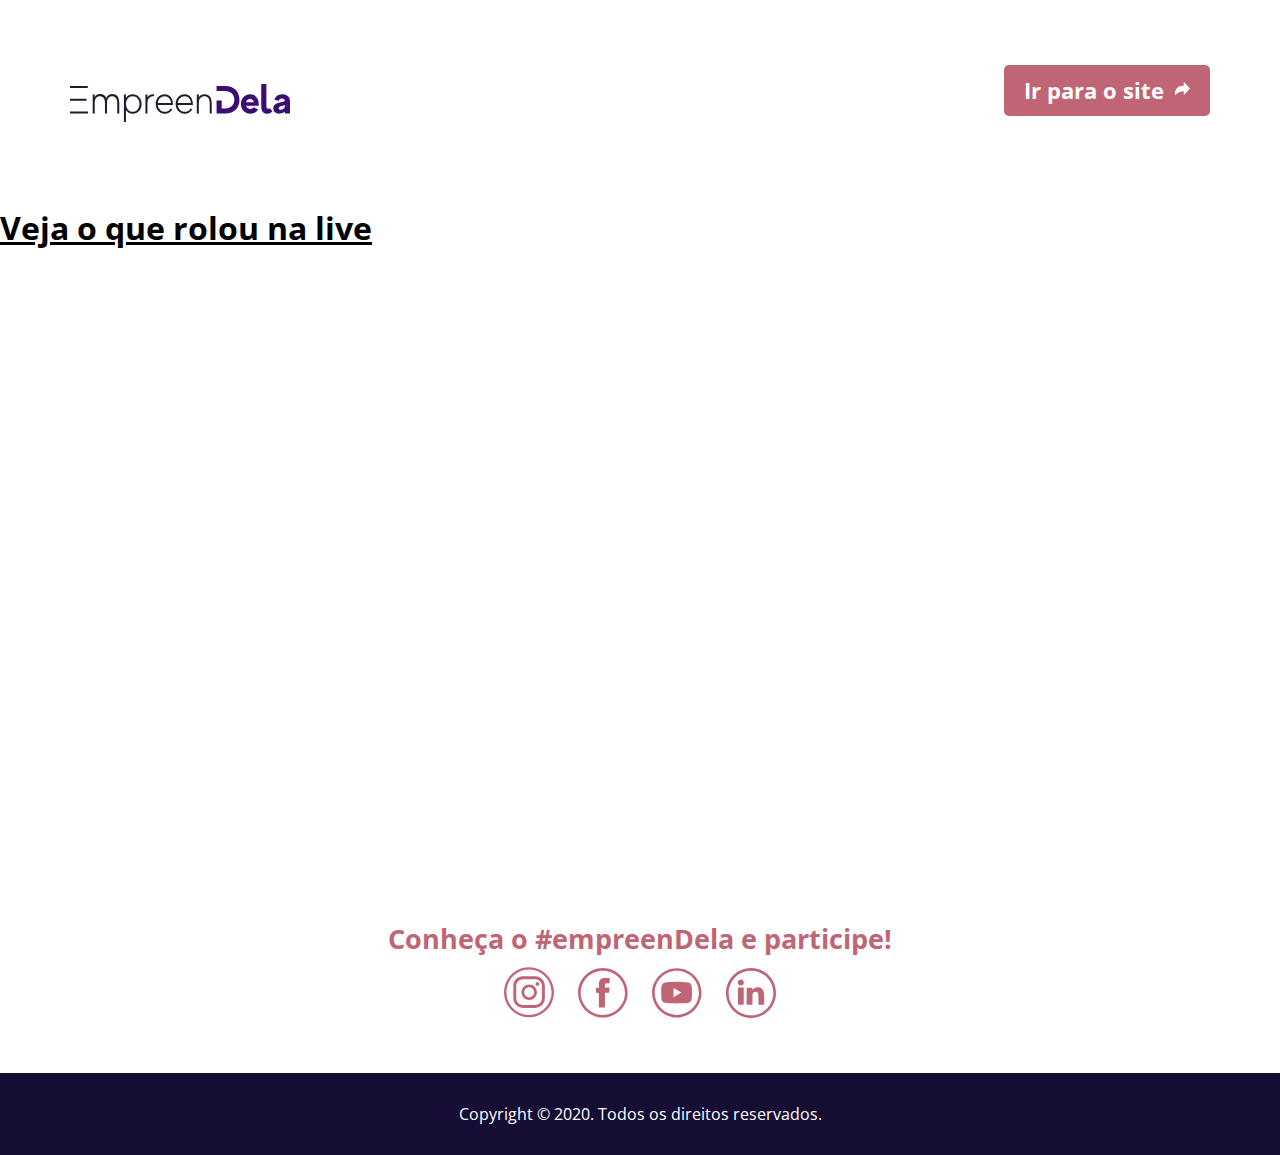
<file: Index.html>
<!DOCTYPE html>
<html>

<head>

  <meta charset="UTF-8">
    <meta name="viewport" content="width=device-width, initial-scale=1.0">
  <link rel="stylesheet" href="style-new.css">
  <link rel="stylesheet" href="style-live.css">
  <title>Empreendela - Ao vivo</title>
  <link rel="preconnect" href="https://fonts.gstatic.com">
  <link href="https://fonts.googleapis.com/css2?family=Open+Sans&display=swap" rel="stylesheet">
<link href="https://fonts.googleapis.com/css2?family=Roboto&display=swap" rel="stylesheet">

<!-- Global site tag (gtag.js) - Google Analytics -->
<script async src="https://www.googletagmanager.com/gtag/js?id=G-NNLM7M1T5V"></script>
<script>
  window.dataLayer = window.dataLayer || [];
  function gtag(){dataLayer.push(arguments);}
  gtag('js', new Date());

  gtag('config', 'G-NNLM7M1T5V');
</script>

<!-- Hotjar Tracking Code for https://www.empreendela.com.br/home.html -->
<script>
  (function(h,o,t,j,a,r){
      h.hj=h.hj||function(){(h.hj.q=h.hj.q||[]).push(arguments)};
      h._hjSettings={hjid:2124597,hjsv:6};
      a=o.getElementsByTagName('head')[0];
      r=o.createElement('script');r.async=1;
      r.src=t+h._hjSettings.hjid+j+h._hjSettings.hjsv;
      a.appendChild(r);
  })(window,document,'https://static.hotjar.com/c/hotjar-','.js?sv=');
</script>


</head>

<body>
  <div id="open-menu" class="hidden">
    <img src="images/close.svg" id="close" alt="" srcset="" onclick="toggleMenu()">
    <img src="images/empreendela-logo-white.svg" id="logo" alt="" srcset="">
    
    <div><a href="/">Home</a></div>
     <div><a href="#palestras" onclick="toggleMenu()">Temas</a></div>
     <div><a href="#inspire" onclick="toggleMenu()">Convidadas</a></div>
     <!-- <div><a href="#inscreva" onclick="toggleMenu()">Inscreva-se</a></div> -->
     <div><a href="#magazine" onclick="toggleMenu()">Blog</a></div>
  </div>
  <div id="header">
    <a href="/"><img src="images/empreendela-logo.svg" alt="" srcset="" id="logo"></a>
    <div id="live-title">
      

      <a href="/home.html"> <button id="go-to">Ir para o site <svg viewBox="0 -22 512 511" xmlns="http://www.w3.org/2000/svg"><path d="m512 233.820312-212.777344-233.320312v139.203125h-45.238281c-140.273437 0-253.984375 113.710937-253.984375 253.984375v73.769531l20.09375-22.019531c68.316406-74.851562 164.980469-117.5 266.324219-117.5h12.804687v139.203125zm0 0"/></svg></button></a>

    </div>
    <div id="menu-mobile">
    
      <img src="images/menu.svg" alt="" srcset="" id="hamburger" onclick="toggleMenu()">
    </div>
  </div>
  <div id="rolou"> <h1> <u> Veja o que rolou na live</u></h1> </div>
  <div id="live" class="video-container">
    
    <iframe width="100%" src="https://www.youtube.com/embed/9ptn3QBQ_LI?start=2525" frameborder="0" allow="accelerometer; autoplay; clipboard-write; encrypted-media; gyroscope; picture-in-picture" allowfullscreen></iframe>
  </div>

      <div id="redes">
        <div id="conheca">
         
        <h2>Conheça o #empreenDela e participe!</h2>
        <a href="https://www.instagram.com/coletivopower/"><img src="images/instagram.svg" alt="" srcset=""></a>
        <a href="https://web.facebook.com/ColetivoPOWER/"><img src="images/facebook.svg" alt="" srcset=""></a>
        <a href="https://www.youtube.com/channel/UCB5Jc2aFY3qAVgdFQ92tS_A"><img src="images/youtube.svg" alt="" srcset=""></a>
        <a href="https://www.linkedin.com/company/coletivo-power/about/"><img src="images/linkedin.svg" alt="" srcset=""></a>
  
      </div>
      </div>


<footer>
<p>Copyright © 2020. Todos os direitos reservados.</p>
</footer>

<script>


  function hideCounter() {
    document.getElementById('counter').classList.add('hidden')
  }

  function closePopup() {
    document.getElementById('pop-container').classList.add('hidden')
  }

  var countDownDate = new Date("Nov 26, 2020 19:00:00").getTime();
  
  var x = setInterval(function() {
    var now = new Date().getTime();
    var distance = countDownDate - now;
  
    var days = Math.floor(distance / (1000 * 60 * 60 * 24));
    var hours = Math.floor((distance % (1000 * 60 * 60 * 24)) / (1000 * 60 * 60));
    var minutes = Math.floor((distance % (1000 * 60 * 60)) / (1000 * 60));
    var seconds = Math.floor((distance % (1000 * 60)) / 1000);
   
    document.getElementById("contador").innerHTML = hours + "h "
    + minutes + "m " + seconds + "s ";
  
    
  }, 1000);
  </script>
<script src="popup.js"></script>

<script>
  function toggleMenu(){
    document.getElementById('open-menu').classList.toggle('hidden');
    document.getElementsByTagName('body')[0].classList.toggle('scroll')
  }
</script>
</body>

</html>
</file>
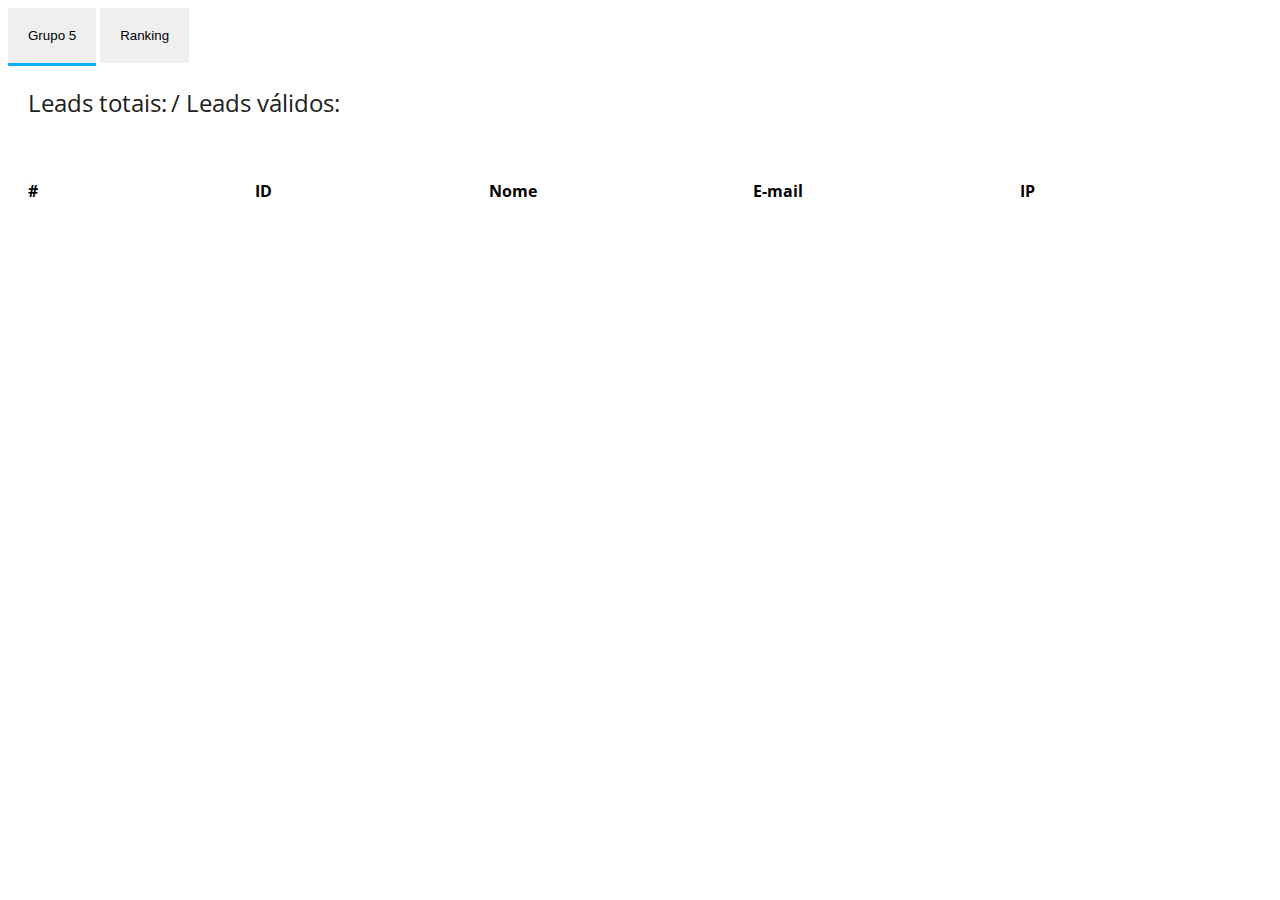
<file: painel/index.html>
<!DOCTYPE html>
<html lang="en">
<head>
    <meta charset="UTF-8">
    <meta name="viewport" content="width=device-width, initial-scale=1.0">
    <title>Painel - Renova</title>
    <link rel="stylesheet" href="style-panel.css">
    <link href="https://fonts.googleapis.com/css2?family=Open+Sans:ital,wght@0,400;0,800;1,300&display=swap"
    rel="stylesheet">
</head>
<body>
        <div id="menu">
            <button id="btn-tab1" class="btn-tab active" value="tab1" onclick="changeTab(value); changeActive(id);">Grupo 5</button>
            <button id="btn-tab2" class="btn-tab" value="tab2" onclick="changeTab(value); changeActive(id);">Ranking</button>
        </div>

        <div id="tab2" class="tab hidden">
            <div id="ordenacao"> <span>Ordenar por</span>
                <input type="radio" name="ordenar" id="grupos" onclick="printBars()" checked>
                <label for="grupos">Grupo</label>
    
                <input type="radio" name="ordenar" id="ranking" onclick="printBars('rank')">
                <label for="ranking">Ranking (leads válidos)</label></div>
           
        <div id="main">
            </div>
        </div>
   
        <div id="tab1" class="tab">     
            <div id="resumo"> <h2>Leads totais:</h2><h2 id="count" class="counter"></h2>
                <h2> / Leads válidos:</h2><h2 id="countValid" class="counter"></h2>
            <h3 id="percentage"></h3></div>
   
    <div id="board">

        <div><h4>#</h4></div>
        <div><h4>ID</h4></div>
        <div><h4>Nome</h4></div>
        <div><h4>E-mail</h4></div>
        <div><h4>IP</h4></div>
    </div>
    </div>
    
    <script src="index.js"></script>
</body>

</html>
</file>
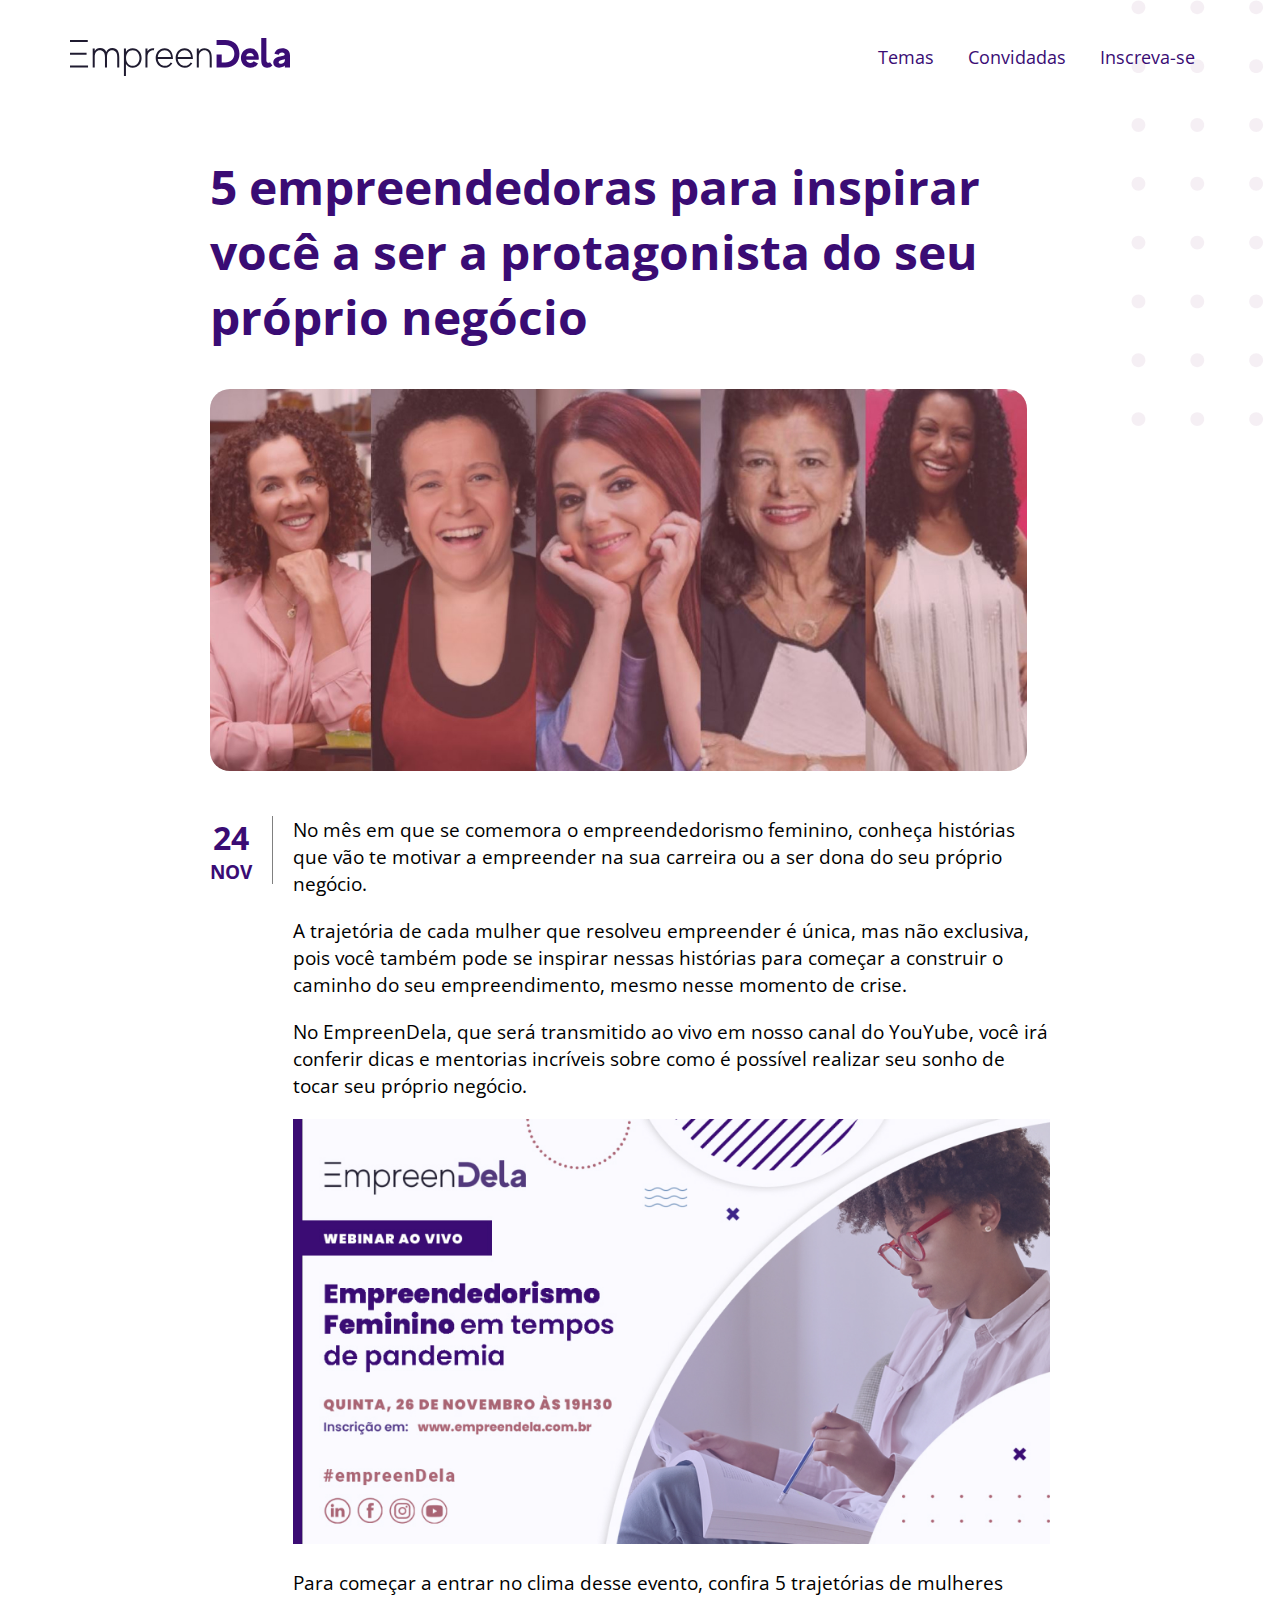
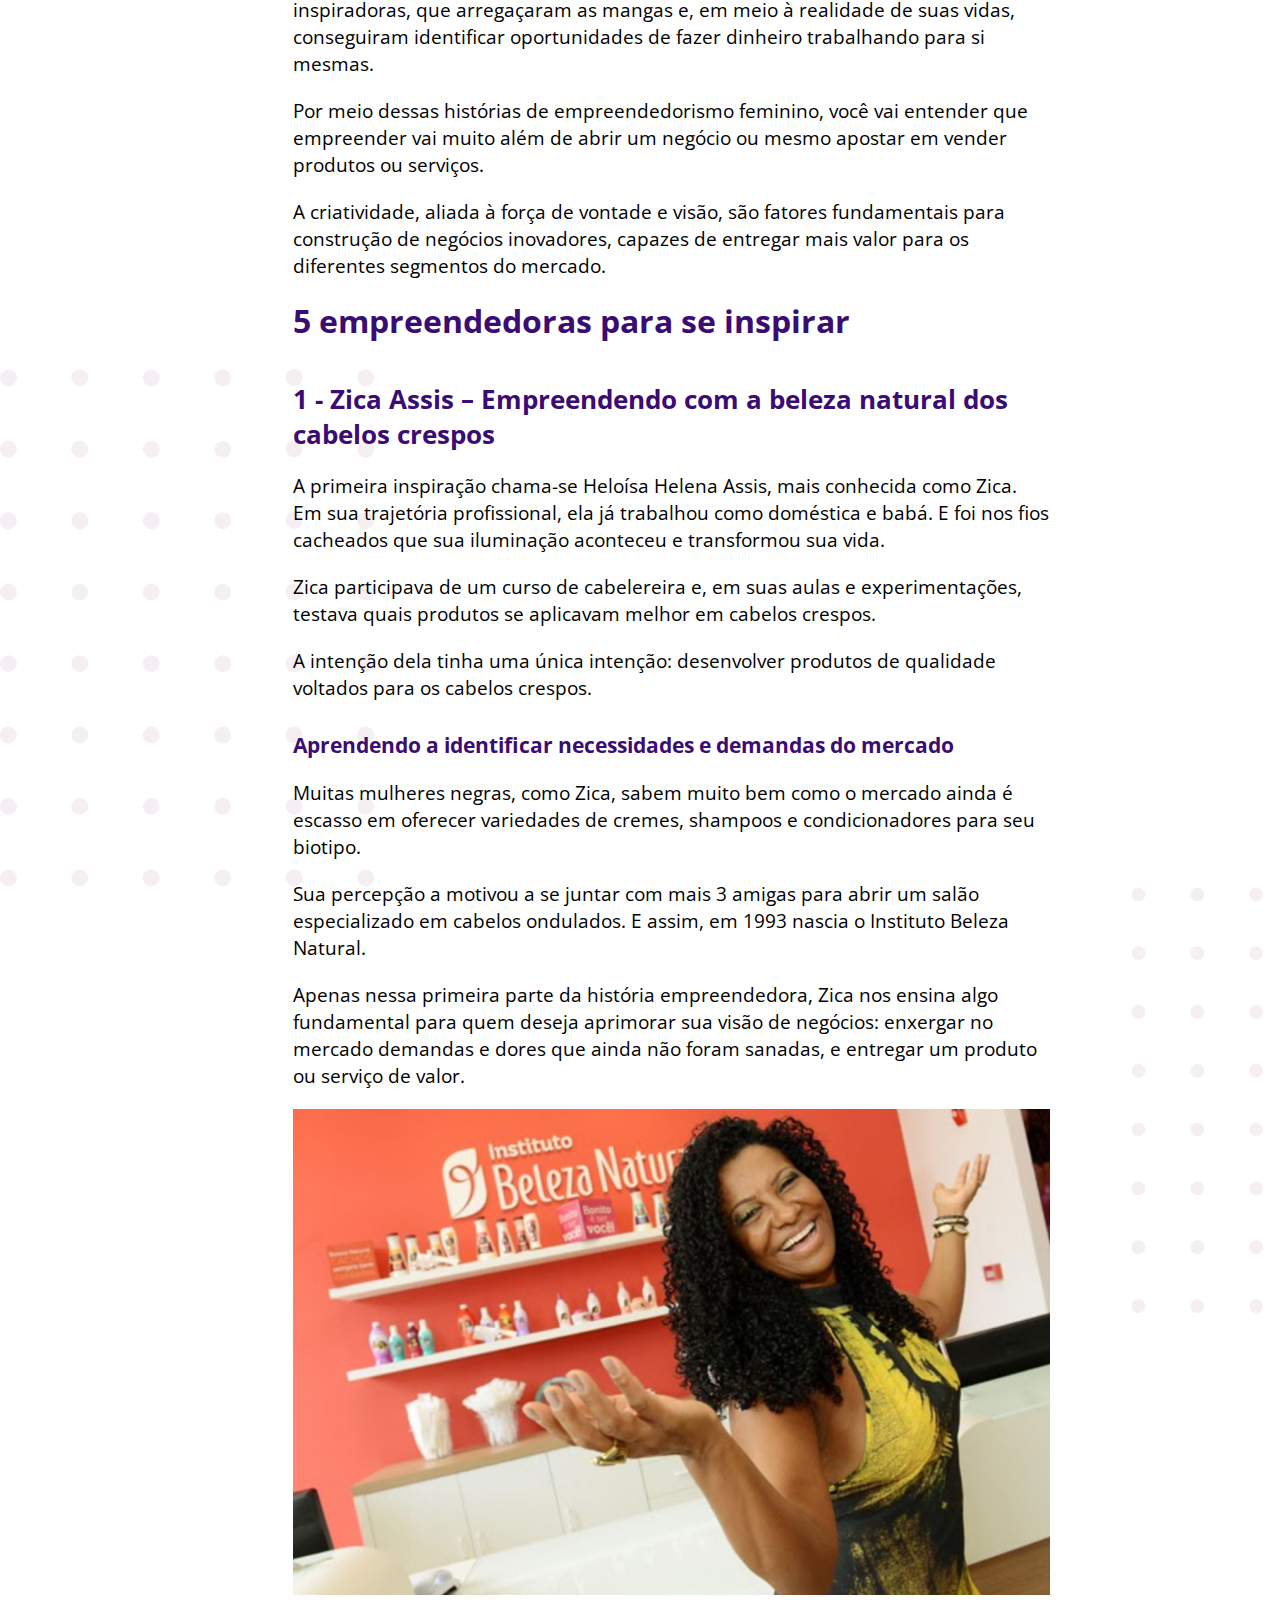
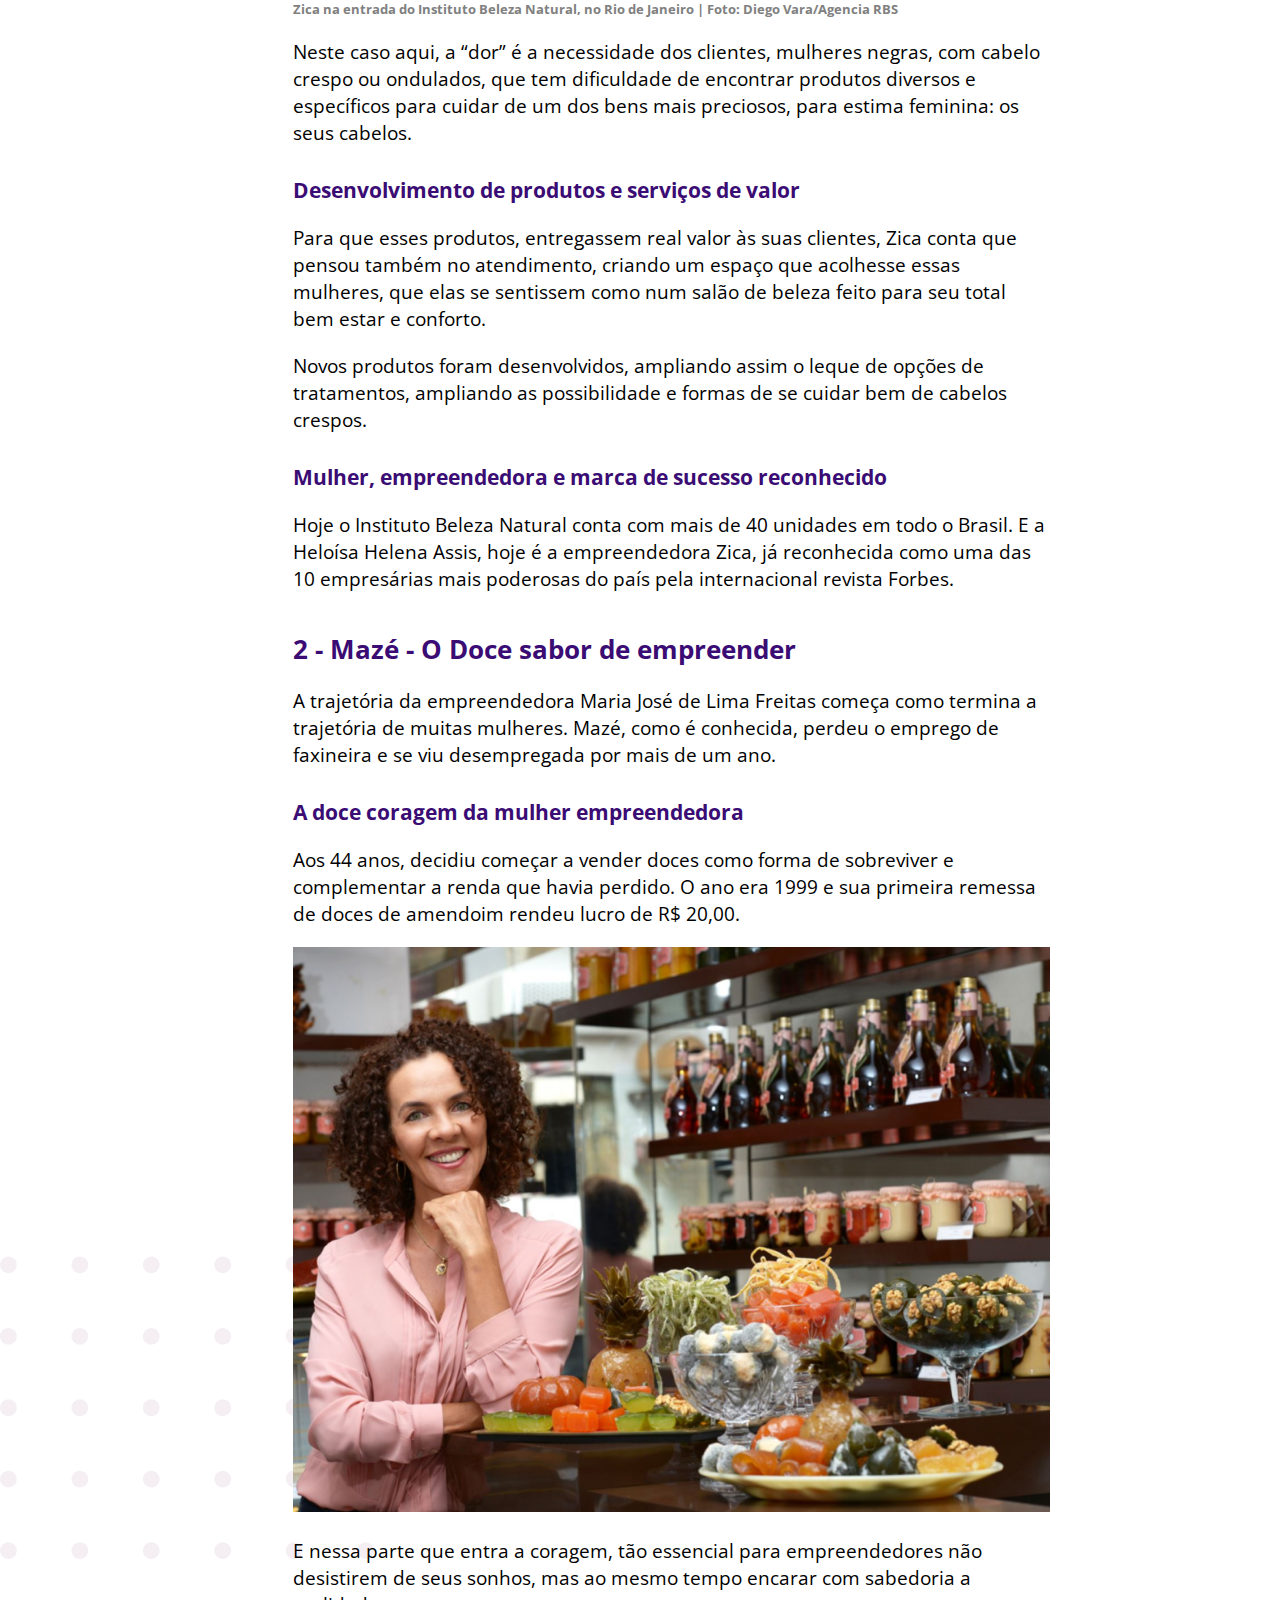
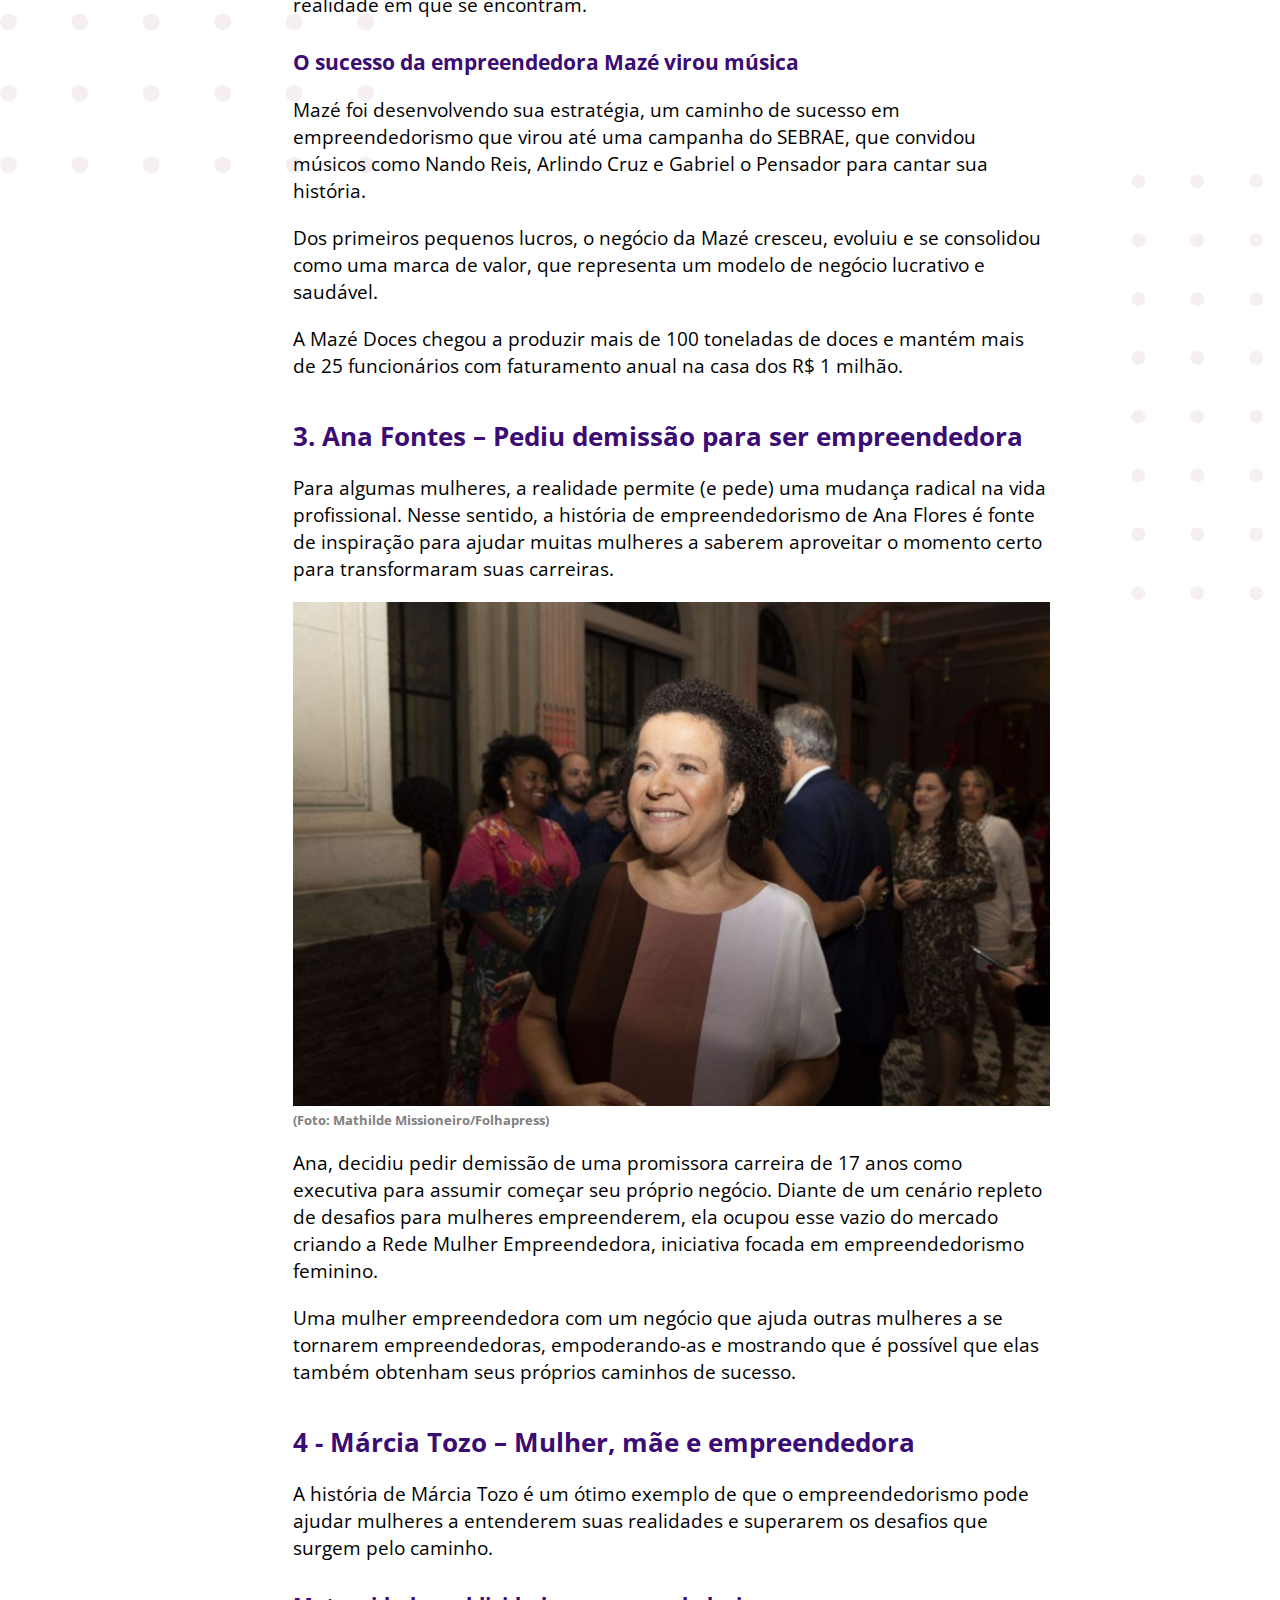
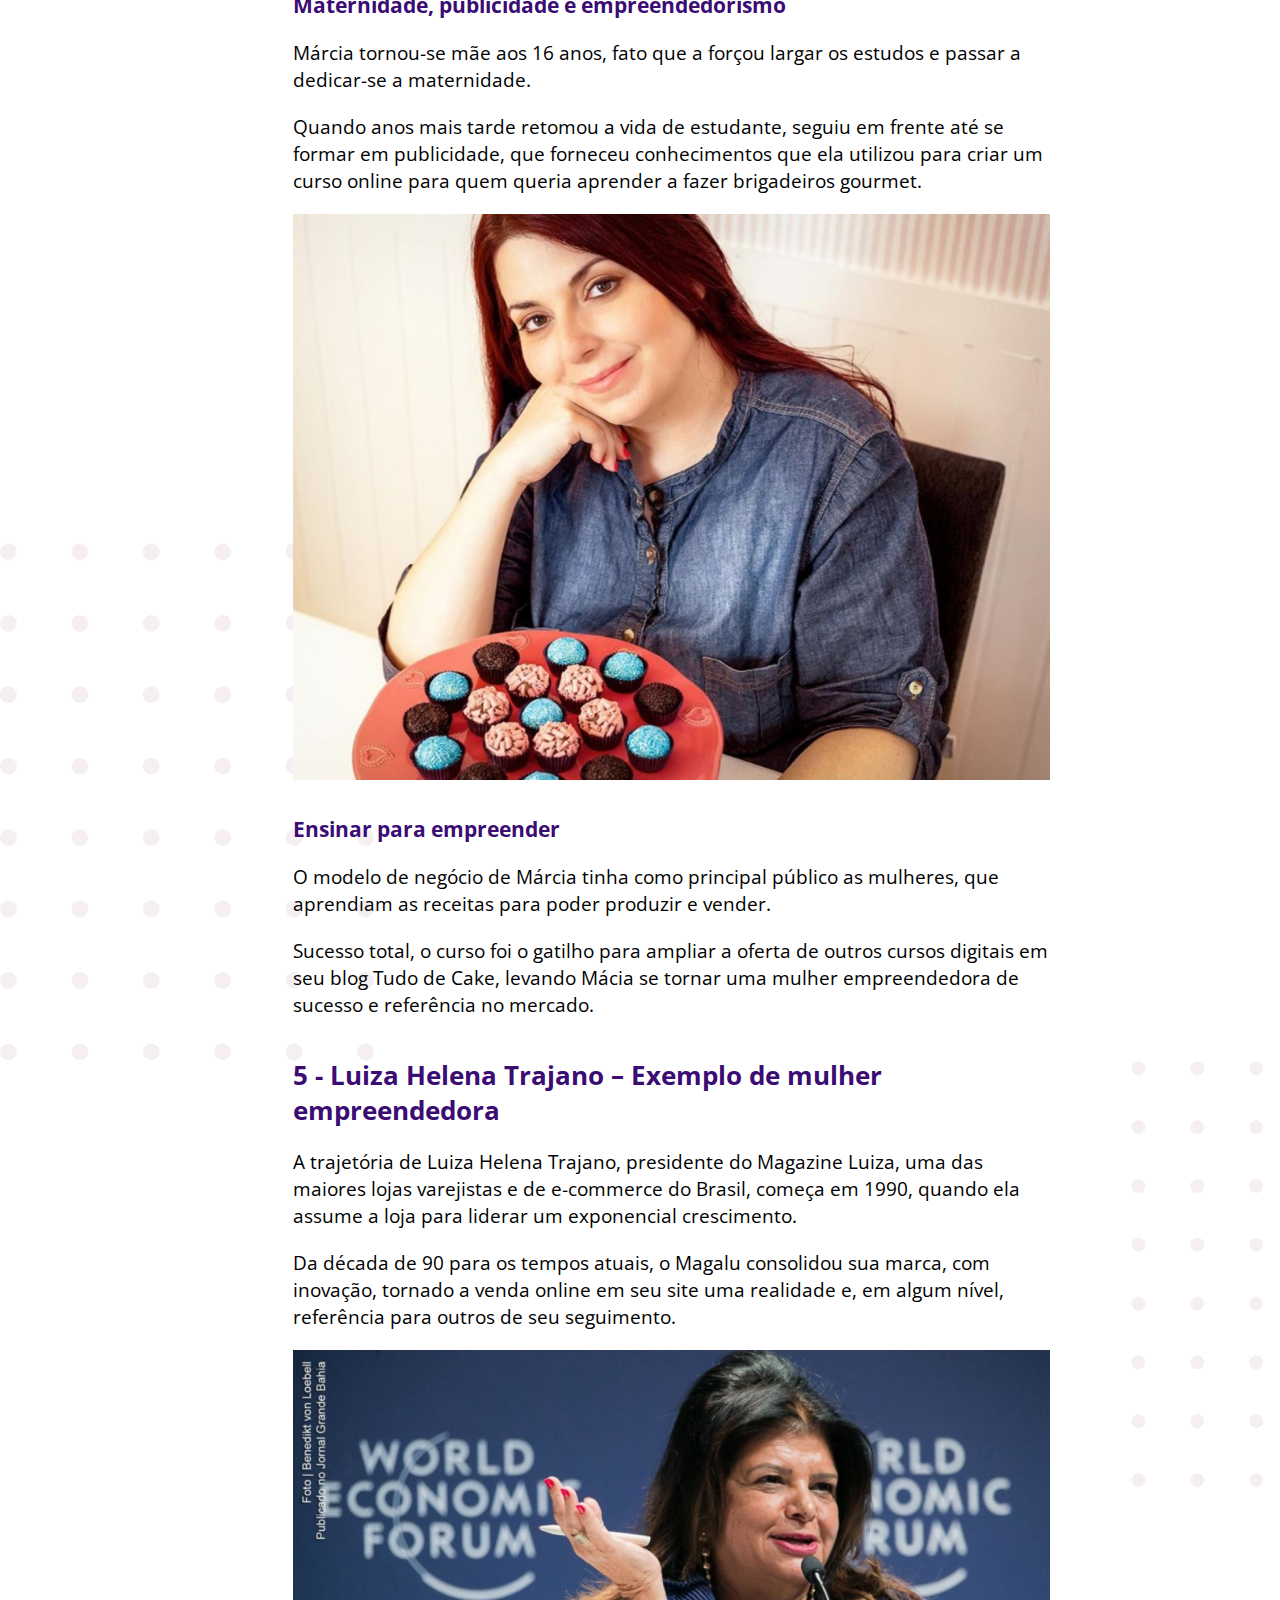
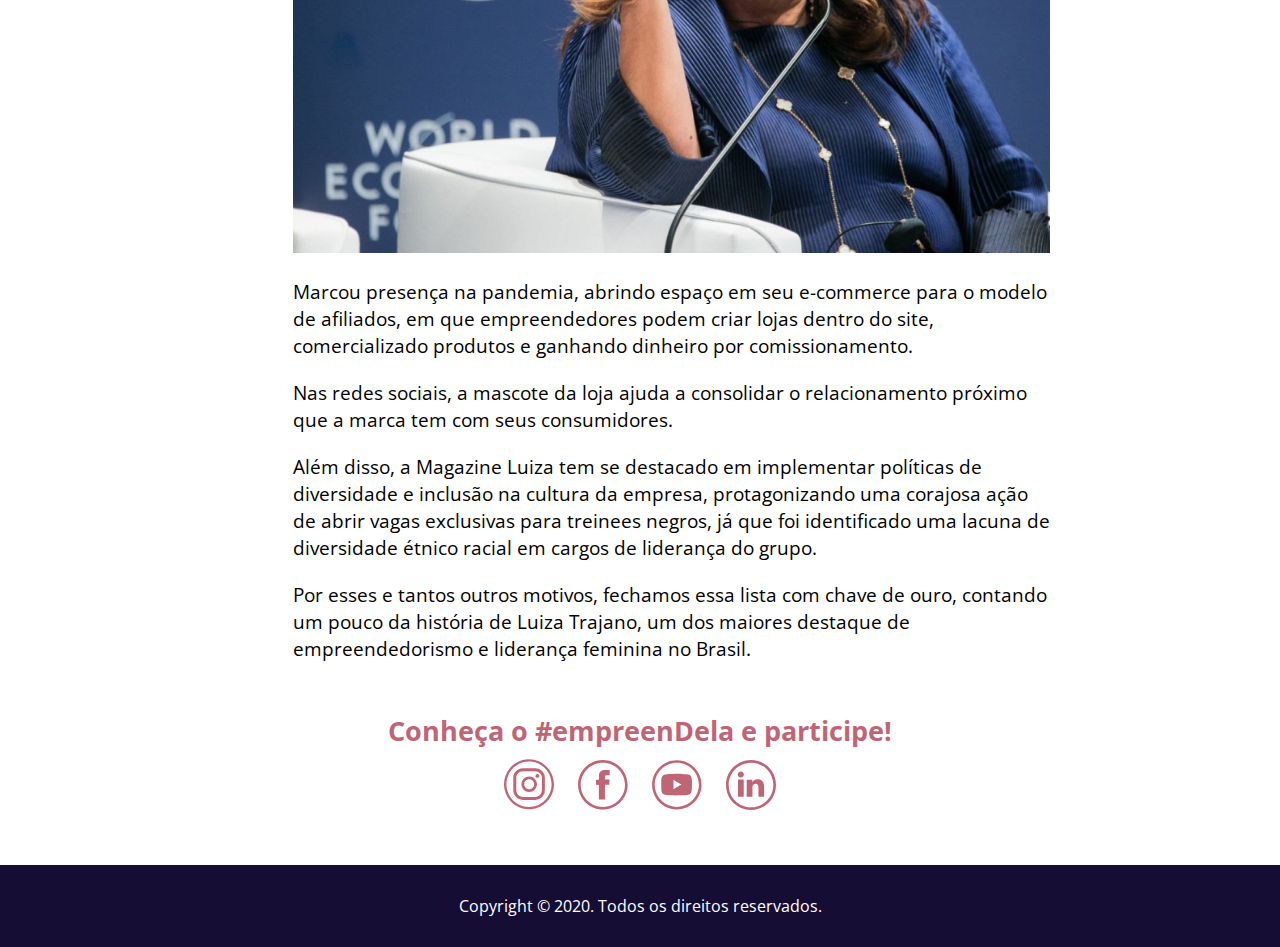
<file: 5-empreendedoras-inspiradoras.html>
<!DOCTYPE html>
<html>

<head>

  <meta charset="UTF-8">
    <meta name="viewport" content="width=device-width, initial-scale=1.0">
  <link rel="stylesheet" href="style-new.css">
  <link rel="stylesheet" href="style-blog.css">
  <title>Empreendela</title>
  <link rel="preconnect" href="https://fonts.gstatic.com">
  <link href="https://fonts.googleapis.com/css2?family=Open+Sans&display=swap" rel="stylesheet">
<link href="https://fonts.googleapis.com/css2?family=Roboto&display=swap" rel="stylesheet">

<!-- Global site tag (gtag.js) - Google Analytics -->
<script async src="https://www.googletagmanager.com/gtag/js?id=G-NNLM7M1T5V"></script>
<script>
  window.dataLayer = window.dataLayer || [];
  function gtag(){dataLayer.push(arguments);}
  gtag('js', new Date());

  gtag('config', 'G-NNLM7M1T5V');
</script>


</head>

<body>
  <div id="open-menu" class="hidden">
    <img src="images/close.svg" id="close" alt="" srcset="" onclick="toggleMenu()">
    <img src="images/empreendela-logo-white.svg" id="logo" alt="" srcset="">
    
    <div><a href="/">Home</a></div>
     <div><a href="#palestras" onclick="toggleMenu()">Temas</a></div>
     <div><a href="#inspire" onclick="toggleMenu()">Convidadas</a></div>
     <div><a href="#inscreva" onclick="toggleMenu()">Inscreva-se</a></div>
  </div>
  <div id="header">
    <a href="/"><img src="images/empreendela-logo.svg" alt="" srcset="" id="logo"></a>
    <div id="menu">
     <a href="/#palestras"> <button>Temas</button></a>
     <a href="/#inspire"><button>Convidadas</button></a>
     <a href="/#inscreva"><button>Inscreva-se</button></a>
    </div>
    <div id="menu-mobile">
    
      <img src="images/menu.svg" alt="" srcset="" id="hamburger" onclick="toggleMenu()">
    </div>
  </div>
<div id="blog">
  <div id="post-title"><h1>5 empreendedoras para inspirar você a ser a protagonista do seu próprio negócio
  </h1></div>
  <div id="post-image">
    <img src="images/blog/capa-post-5mulheres.jpg" alt="" srcset="">
  </div>
  <div >
    <div id="data-post">
    <h1>24</h1>
    <h3>NOV</h3>
  </div>
  </div>
  <div id="post">
    
      <p>No mês em que se comemora o empreendedorismo feminino, conheça histórias que vão te motivar a empreender na sua carreira ou a ser dona do seu próprio negócio.</p>
      <p>A trajetória de cada mulher que resolveu empreender é única, mas não exclusiva, pois você também pode se inspirar nessas histórias para começar a construir o caminho do seu empreendimento, mesmo nesse momento de crise.</p>
      <p>No EmpreenDela, que será transmitido ao vivo em nosso canal do YouYube, você irá conferir dicas e mentorias incríveis sobre como é possível realizar seu sonho de tocar seu próprio negócio. </p>
      
      <img src="images/blog/post-empreendela.jpg" alt="" srcset="">

      <p> Para começar a entrar no clima desse evento, confira 5 trajetórias de mulheres inspiradoras, que arregaçaram as mangas e, em meio à realidade de suas vidas, conseguiram identificar oportunidades de fazer dinheiro trabalhando para si mesmas.
      </p>
      <p>
      Por meio dessas histórias de empreendedorismo feminino, você vai entender que empreender vai muito além de abrir um negócio ou mesmo apostar em vender produtos ou serviços.
    </p><p>
      A criatividade, aliada à força de vontade e visão, são fatores fundamentais para construção de negócios inovadores, capazes de entregar mais valor para os diferentes segmentos do mercado.
    </p>

<h2>5 empreendedoras para se inspirar</h2>
<h3>1 - Zica Assis – Empreendendo com a beleza natural dos cabelos crespos</h3>
<p>
A primeira inspiração chama-se Heloísa Helena Assis, mais conhecida como Zica. Em sua trajetória profissional, ela já trabalhou como doméstica e babá. E foi nos fios cacheados que sua iluminação aconteceu e transformou sua vida.
</p><p>
Zica participava de um curso de cabelereira e, em suas aulas e experimentações, testava quais produtos se aplicavam melhor em cabelos crespos.
</p> <p>
A intenção dela tinha uma única intenção: desenvolver produtos de qualidade voltados para os cabelos crespos.
</p> <h4>
Aprendendo a identificar necessidades e demandas do mercado
</h4> <p>
Muitas mulheres negras, como Zica, sabem muito bem como o mercado ainda é escasso em oferecer variedades de cremes, shampoos e condicionadores para seu biotipo.
</p> <p>
Sua percepção a motivou a se juntar com mais 3 amigas para abrir um salão especializado em cabelos ondulados. E assim, em 1993 nascia o Instituto Beleza Natural.
</p> <p>
Apenas nessa primeira parte da história empreendedora, Zica nos ensina algo fundamental para quem deseja aprimorar sua visão de negócios: enxergar no mercado demandas e dores que ainda não foram sanadas, e entregar um produto ou serviço de valor.
</p>

      <img src="images/blog/zica-assis.jpg" alt="" srcset="">
      <h5>Zica na entrada do Instituto Beleza Natural, no Rio de Janeiro | Foto: Diego Vara/Agencia RBS</h5>

<p>
Neste caso aqui, a “dor” é a necessidade dos clientes, mulheres negras, com cabelo crespo ou ondulados, que tem dificuldade de encontrar produtos diversos e específicos para cuidar de um dos bens mais preciosos, para estima feminina: os seus cabelos.
</p><h4>
Desenvolvimento de produtos e serviços de valor
</h4><p>
Para que esses produtos, entregassem real valor às suas clientes, Zica conta que pensou também no atendimento, criando um espaço que acolhesse essas mulheres, que elas se sentissem como num salão de beleza feito para seu total bem estar e conforto.
</p> <p>
Novos produtos foram desenvolvidos, ampliando assim o leque de opções de tratamentos, ampliando as possibilidade e formas de se cuidar bem de cabelos crespos.
</p> <h4>
Mulher, empreendedora e marca de sucesso reconhecido
</h4> <p>
Hoje o Instituto Beleza Natural conta com mais de 40 unidades em todo o Brasil. E a Heloísa Helena Assis, hoje é a empreendedora Zica, já reconhecida como uma das 10 empresárias mais poderosas do país pela internacional revista Forbes.
</p>


<h3>2 - Mazé - O Doce sabor de empreender</h3>

<p> A trajetória da empreendedora Maria José de Lima Freitas começa como termina a trajetória de muitas mulheres. Mazé, como é conhecida, perdeu o emprego de faxineira e se viu desempregada por mais de um ano.
</p>
<h4>A doce coragem da mulher empreendedora</h4>

<p>Aos 44 anos, decidiu começar a vender doces como forma de sobreviver e complementar a renda que havia perdido. O ano era 1999 e sua primeira remessa de doces de amendoim rendeu lucro de R$ 20,00.
</p> 

<img src="images/blog/maze.jpg" alt="" srcset="">

<p>
E nessa parte que entra a coragem, tão essencial para empreendedores não desistirem de seus sonhos, mas ao mesmo tempo encarar com sabedoria a realidade em que se encontram.
</p> <h4>
O sucesso da empreendedora Mazé virou música
</h4> <p>
Mazé foi desenvolvendo sua estratégia, um caminho de sucesso em empreendedorismo que virou até uma campanha do SEBRAE, que convidou músicos como Nando Reis, Arlindo Cruz e Gabriel o Pensador para cantar sua história.
</p> <p>
Dos primeiros pequenos lucros, o negócio da Mazé cresceu, evoluiu e se consolidou como uma marca de valor, que representa um modelo de negócio lucrativo e saudável.
</p> <p>
A Mazé Doces chegou a produzir mais de 100 toneladas de doces e mantém mais de 25 funcionários com faturamento anual na casa dos R$ 1 milhão.
</p>
<h3>
3. Ana Fontes – Pediu demissão para ser empreendedora
</h3> <p>
Para algumas mulheres, a realidade permite (e pede) uma mudança radical na vida profissional. Nesse sentido, a história de empreendedorismo de Ana Flores é fonte de inspiração para ajudar muitas mulheres a saberem aproveitar o momento certo para transformaram suas carreiras.
</p>



      <img src="images/blog/ana-fontes.jpg" alt="" srcset="">
      <h5>(Foto: Mathilde Missioneiro/Folhapress)</h5>
<p>
      Ana, decidiu pedir demissão de uma promissora carreira de 17 anos como executiva para assumir começar seu próprio negócio. Diante de um cenário repleto de desafios para mulheres empreenderem, ela ocupou esse vazio do mercado criando a Rede Mulher Empreendedora, iniciativa focada em empreendedorismo feminino.
    </p> <p>
      Uma mulher empreendedora com um negócio que ajuda outras mulheres a se tornarem empreendedoras, empoderando-as e mostrando que é possível que elas também obtenham seus próprios caminhos de sucesso.
    </p> <h3>
      4 - Márcia Tozo – Mulher, mãe e empreendedora
    </h3> <p>
      A história de Márcia Tozo é um ótimo exemplo de que o empreendedorismo pode ajudar mulheres a entenderem suas realidades e superarem os desafios que surgem pelo caminho.
    </p> <h4>
      Maternidade, publicidade e empreendedorismo
    </h4> <p>
      Márcia tornou-se mãe aos 16 anos, fato que a forçou largar os estudos e passar a dedicar-se a maternidade.
    </p> <p>
      Quando anos mais tarde retomou a vida de estudante, seguiu em frente até se formar em publicidade, que forneceu conhecimentos que ela utilizou para criar um curso online para quem queria aprender a fazer brigadeiros gourmet.
    </p>

      <img src="images/blog/marcia-tozo.jpg" alt="" srcset="">

     <h4> Ensinar para empreender 
    </h4><p>
      O modelo de negócio de Márcia tinha como principal público as mulheres, que aprendiam as receitas para poder produzir e vender.
    </p> <p>
      Sucesso total, o curso foi o gatilho para ampliar a oferta de outros cursos digitais em seu blog Tudo de Cake, levando Mácia se tornar uma mulher empreendedora de sucesso e referência no mercado.
    </p> <h3>
      5 - Luiza Helena Trajano – Exemplo de mulher empreendedora
    </h3> <p>
      A trajetória de Luiza Helena Trajano, presidente do Magazine Luiza, uma das maiores lojas varejistas e de e-commerce do Brasil, começa em 1990, quando ela assume a loja para liderar um exponencial crescimento.
    </p> <p>
      Da década de 90 para os tempos atuais, o Magalu consolidou sua marca, com inovação, tornado a venda online em seu site uma realidade e, em algum nível, referência para outros de seu seguimento.
    </p>

      <img src="images/blog/luiza-trajano.jpg" alt="" srcset="">
      <p>
      Marcou presença na pandemia, abrindo espaço em seu e-commerce para o modelo de afiliados, em que empreendedores podem criar lojas dentro do site, comercializado produtos e ganhando dinheiro por comissionamento.
    </p> <p>
      Nas redes sociais, a mascote da loja ajuda a consolidar o relacionamento próximo que a marca tem com seus consumidores.
    </p> <p>
      Além disso, a Magazine Luiza tem se destacado em implementar políticas de diversidade e inclusão na cultura da empresa, protagonizando uma corajosa ação de abrir vagas exclusivas para treinees negros, já que foi identificado uma lacuna de diversidade étnico racial em cargos de liderança do grupo.
    </p> <p>
      Por esses e tantos outros motivos, fechamos essa lista com chave de ouro, contando um pouco da história de Luiza Trajano, um dos maiores destaque de empreendedorismo e liderança feminina no Brasil.
    </p>
    </div>
  </div>

    <div id="redes">
      <div id="conheca">
      <h2>Conheça o #empreenDela e participe!</h2>
      <a href="https://www.instagram.com/coletivopower/"><img src="images/instagram.svg" alt="" srcset=""></a>
      <a href="https://web.facebook.com/ColetivoPOWER/"><img src="images/facebook.svg" alt="" srcset=""></a>
      <a href="https://www.youtube.com/channel/UCB5Jc2aFY3qAVgdFQ92tS_A"><img src="images/youtube.svg" alt="" srcset=""></a>
      <a href="https://www.linkedin.com/company/coletivo-power/about/"><img src="images/linkedin.svg" alt="" srcset=""></a>

    </div>
    </div>

<footer>
<p>Copyright © 2020. Todos os direitos reservados.</p>
</footer>

<script>


  function hideCounter() {
    document.getElementById('counter').classList.add('hidden')
  }

  function closePopup() {
    document.getElementById('pop-container').classList.add('hidden')
  }

  var countDownDate = new Date("Nov 26, 2020 19:00:00").getTime();
  
  var x = setInterval(function() {
    var now = new Date().getTime();
    var distance = countDownDate - now;
  
    var days = Math.floor(distance / (1000 * 60 * 60 * 24));
    var hours = Math.floor((distance % (1000 * 60 * 60 * 24)) / (1000 * 60 * 60));
    var minutes = Math.floor((distance % (1000 * 60 * 60)) / (1000 * 60));
    var seconds = Math.floor((distance % (1000 * 60)) / 1000);
   
    document.getElementById("contador").innerHTML = days + "d " + hours + "h "
    + minutes + "m " + seconds + "s ";
  
    
  }, 1000);
  </script>
<!-- <script src="popup.js"></script> -->

<script>
  function toggleMenu(){
    document.getElementById('open-menu').classList.toggle('hidden');
    document.getElementsByTagName('body')[0].classList.toggle('scroll')
  }
</script>
</body>

</html>
</file>
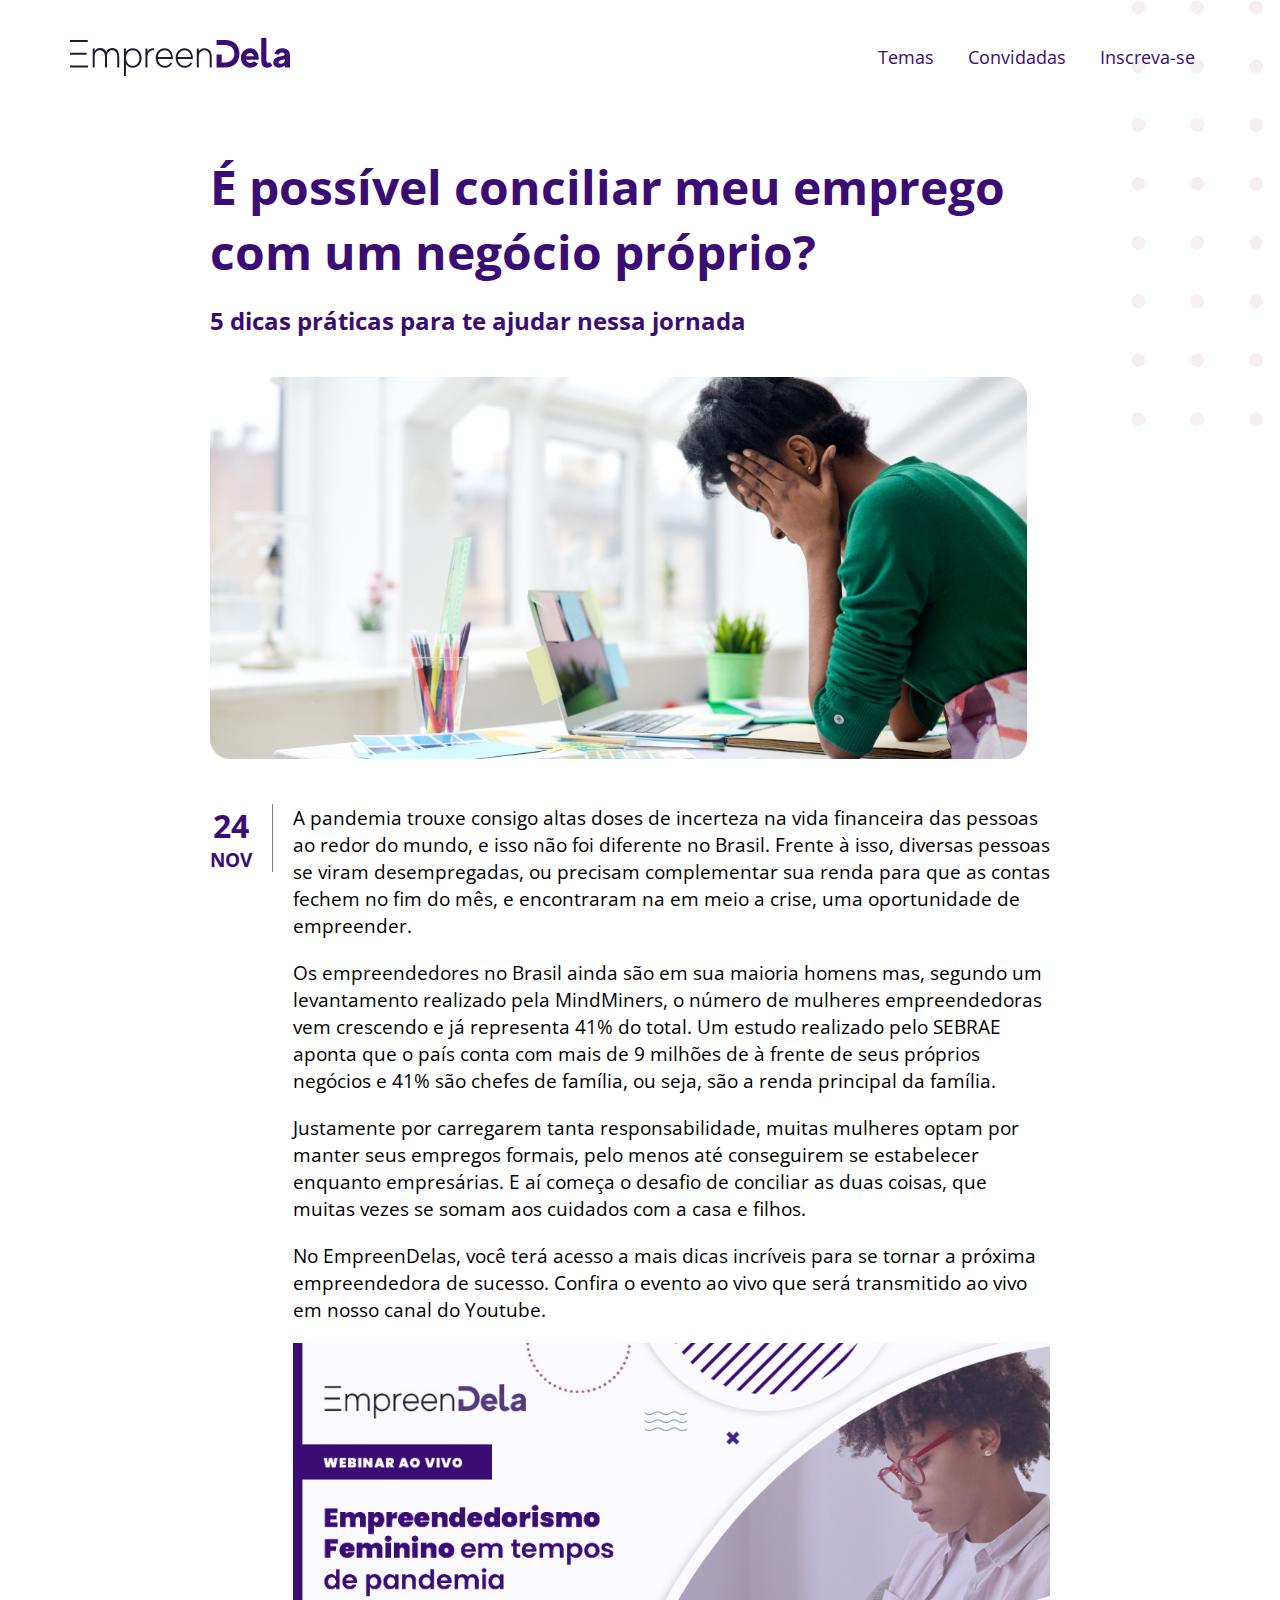
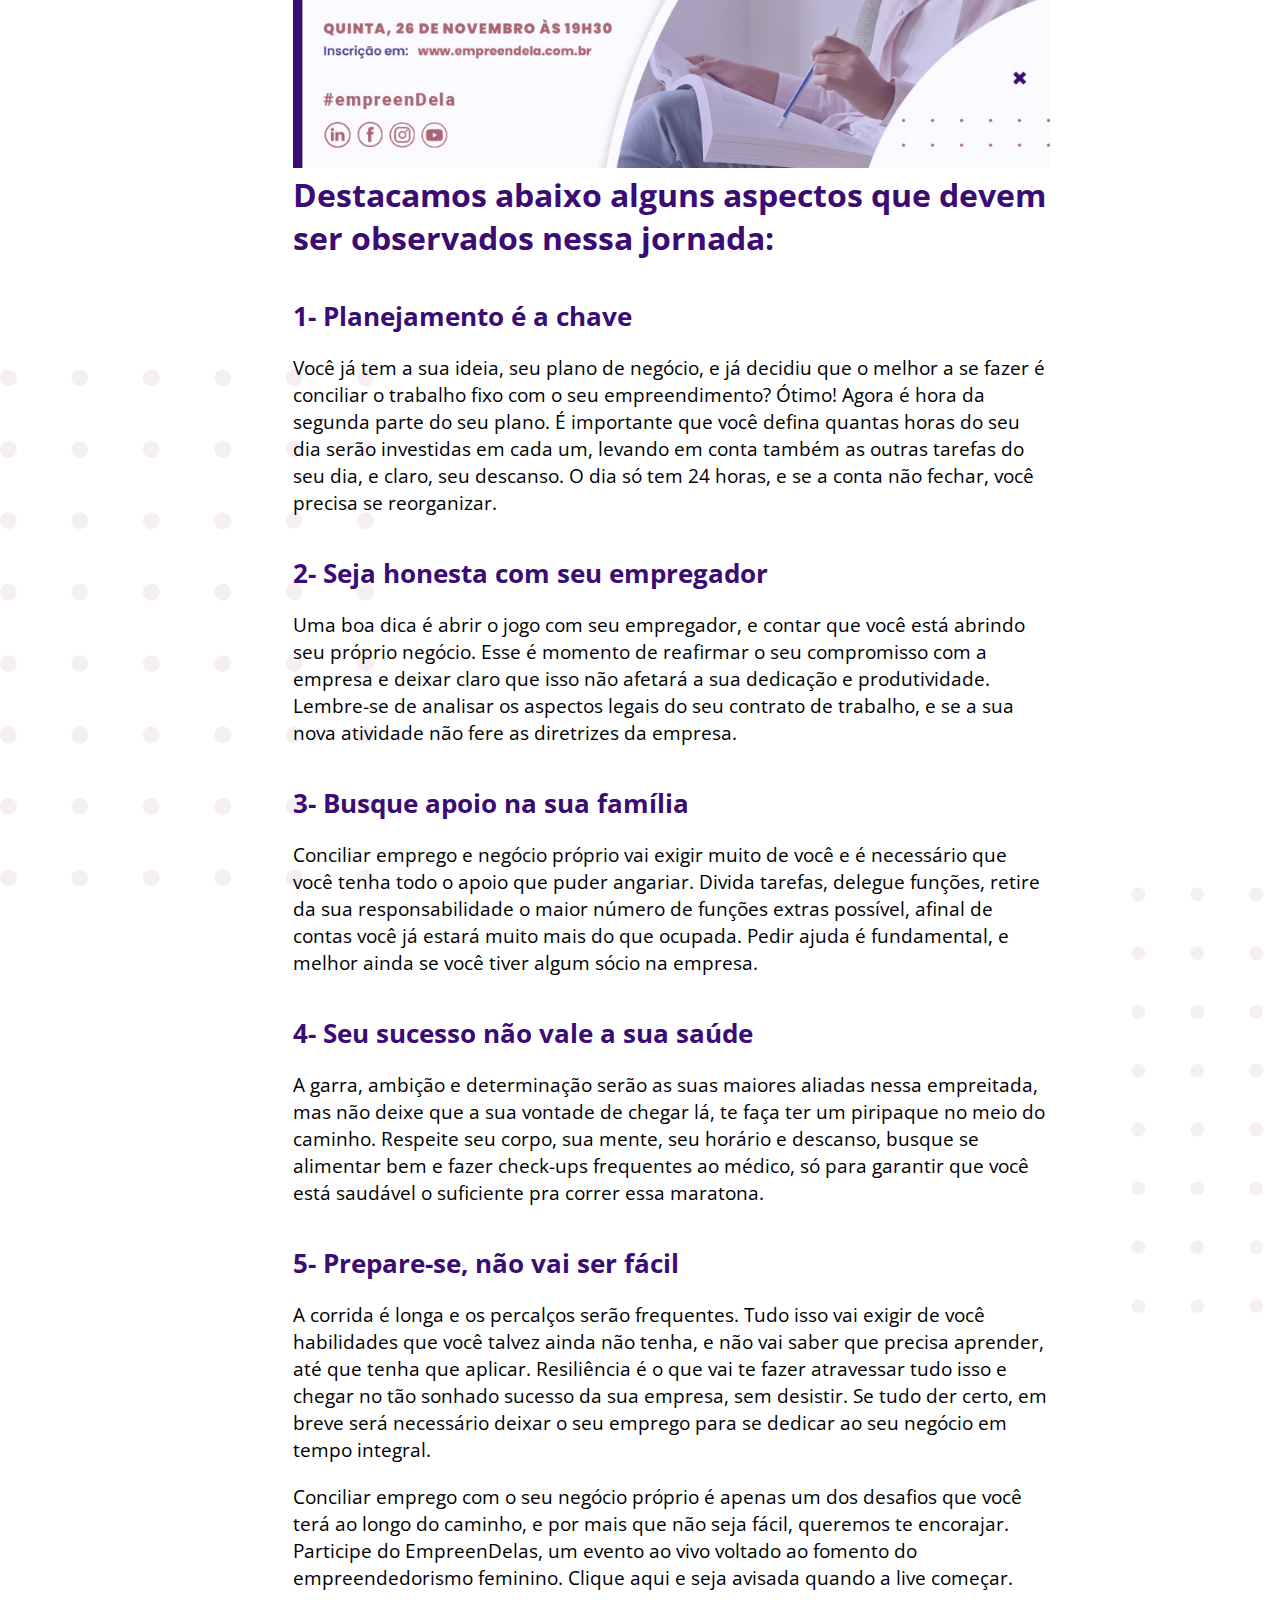
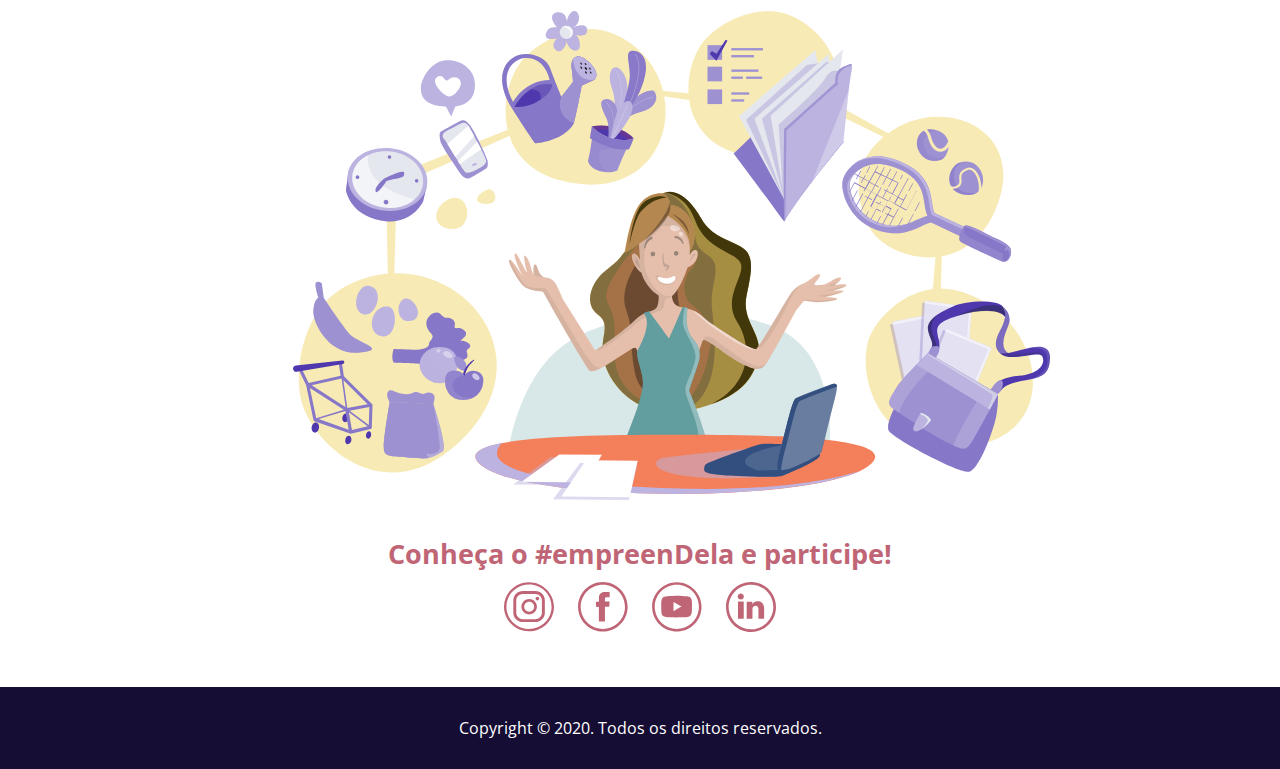
<file: conciliar-emprego-negocio.html>
<!DOCTYPE html>
<html>

<head>

  <meta charset="UTF-8">
    <meta name="viewport" content="width=device-width, initial-scale=1.0">
  <link rel="stylesheet" href="style-new.css">
  <link rel="stylesheet" href="style-blog.css">
  <title>Empreendela</title>
  <link rel="preconnect" href="https://fonts.gstatic.com">
  <link href="https://fonts.googleapis.com/css2?family=Open+Sans&display=swap" rel="stylesheet">
<link href="https://fonts.googleapis.com/css2?family=Roboto&display=swap" rel="stylesheet">

<!-- Global site tag (gtag.js) - Google Analytics -->
<script async src="https://www.googletagmanager.com/gtag/js?id=G-NNLM7M1T5V"></script>
<script>
  window.dataLayer = window.dataLayer || [];
  function gtag(){dataLayer.push(arguments);}
  gtag('js', new Date());

  gtag('config', 'G-NNLM7M1T5V');
</script>


</head>

<body>
  <div id="open-menu" class="hidden">
    <img src="images/close.svg" id="close" alt="" srcset="" onclick="toggleMenu()">
    <img src="images/empreendela-logo-white.svg" id="logo" alt="" srcset="">
    
    <div><a href="/">Home</a></div>
     <div><a href="#palestras" onclick="toggleMenu()">Temas</a></div>
     <div><a href="#inspire" onclick="toggleMenu()">Convidadas</a></div>
     <div><a href="#inscreva" onclick="toggleMenu()">Inscreva-se</a></div>
  </div>
  <div id="header">
    <a href="/"><img src="images/empreendela-logo.svg" alt="" srcset="" id="logo"></a>
    <div id="menu">
     <a href="/#palestras"> <button>Temas</button></a>
     <a href="/#inspire"><button>Convidadas</button></a>
     <a href="/#inscreva"><button>Inscreva-se</button></a>
    </div>
    <div id="menu-mobile">
    
      <img src="images/menu.svg" alt="" srcset="" id="hamburger" onclick="toggleMenu()">
    </div>
  </div>
<div id="blog">
  <div id="post-title"><h1>É possível conciliar meu emprego com um negócio próprio?
  </h1><h2>5 dicas práticas para te ajudar nessa jornada</h2></div>
  <div id="post-image">
    <img src="images/blog/capa-post-conciliar.jpg" alt="" srcset="">
  </div>
  <div >
    <div id="data-post">
    <h1>24</h1>
    <h3>NOV</h3>
  </div>
  </div>
  <div id="post">
    
    <P>
    A pandemia trouxe consigo altas doses de incerteza na vida financeira das pessoas ao redor do mundo, e isso não foi diferente no Brasil. Frente à isso, diversas pessoas se viram desempregadas, ou precisam complementar sua renda para que as contas fechem no fim do mês, e encontraram na em meio a crise, uma oportunidade de empreender.
  </P> <P>
Os empreendedores no Brasil ainda são em sua maioria homens mas, segundo um levantamento realizado pela MindMiners, o número de mulheres empreendedoras vem crescendo e já representa 41% do total. Um estudo realizado pelo SEBRAE aponta que o país conta com mais de 9 milhões de à frente de seus próprios negócios e 41% são chefes de família, ou seja, são a renda principal da família.
</P> <P>
Justamente por carregarem tanta responsabilidade, muitas mulheres optam por manter seus empregos formais, pelo menos até conseguirem se estabelecer enquanto empresárias. E aí começa o desafio de conciliar as duas coisas, que muitas vezes se somam aos cuidados com a casa e filhos.
</P> <P>
No EmpreenDelas, você terá acesso a mais dicas incríveis para se tornar a próxima empreendedora de sucesso. Confira o evento ao vivo que será transmitido ao vivo em nosso canal do Youtube.
</P>
      <img src="images/blog/post-empreendela.jpg" alt="" srcset="">
      <H2>Destacamos abaixo alguns aspectos que devem ser observados nessa jornada:</H2>
      <H3> 1-    Planejamento é a chave</H3>
     
  <p>
      Você já tem a sua ideia, seu plano de negócio, e já decidiu que o melhor a se fazer é conciliar o trabalho fixo com o seu empreendimento? Ótimo! Agora é hora da segunda parte do seu plano. É importante que você defina quantas horas do seu dia serão investidas em cada um, levando em conta também as outras tarefas do seu dia, e claro, seu descanso. O dia só tem 24 horas, e se a conta não fechar, você precisa se reorganizar.
    </p>
      <H3> 2-    Seja honesta com seu empregador</H3>
      <p>
      Uma boa dica é abrir o jogo com seu empregador, e contar que você está abrindo seu próprio negócio. Esse é momento de reafirmar o seu compromisso com a empresa e deixar claro que isso não afetará a sua dedicação e produtividade. Lembre-se de analisar os aspectos legais do seu contrato de trabalho, e se a sua nova atividade não fere as diretrizes da empresa.
    </p>
      <h3> 3-    Busque apoio na sua família</h3>
      <p>
      Conciliar emprego e negócio próprio vai exigir muito de você e é necessário que você tenha todo o apoio que puder angariar. Divida tarefas, delegue funções, retire da sua responsabilidade o maior número de funções extras possível, afinal de contas você já estará muito mais do que ocupada. Pedir ajuda é fundamental, e melhor ainda se você tiver algum sócio na empresa.
    </p>
      <h3> 4-    Seu sucesso não vale a sua saúde</h3>
      <p>
      A garra, ambição e determinação serão as suas maiores aliadas nessa empreitada, mas não deixe que a sua vontade de chegar lá, te faça ter um piripaque no meio do caminho. Respeite seu corpo, sua mente, seu horário e descanso, busque se alimentar bem e fazer check-ups frequentes ao médico, só para garantir que você está saudável o suficiente pra correr essa maratona.
    </p> <h3>
      5-    Prepare-se, não vai ser fácil
    </h3> <p>
      A corrida é longa e os percalços serão frequentes. Tudo isso vai exigir de você habilidades que você talvez ainda não tenha, e não vai saber que precisa aprender, até que tenha que aplicar. Resiliência é o que vai te fazer atravessar tudo isso e chegar no tão sonhado sucesso da sua empresa, sem desistir. Se tudo der certo, em breve será necessário deixar o seu emprego para se dedicar ao seu negócio em tempo integral.
    </p> <p>
      Conciliar emprego com o seu negócio próprio é apenas um dos desafios que você terá ao longo do caminho, e por mais que não seja fácil, queremos te encorajar. Participe do EmpreenDelas, um evento ao vivo voltado ao fomento do empreendedorismo feminino. Clique aqui e seja avisada quando a live começar.
    </p>
    <img src="images/blog/ilustra-conciliar.svg" alt="" srcset="">
    </div>
  </div>

    <div id="redes">
      <div id="conheca">
      <h2>Conheça o #empreenDela e participe!</h2>
      <a href="https://www.instagram.com/coletivopower/"><img src="images/instagram.svg" alt="" srcset=""></a>
      <a href="https://web.facebook.com/ColetivoPOWER/"><img src="images/facebook.svg" alt="" srcset=""></a>
      <a href="https://www.youtube.com/channel/UCB5Jc2aFY3qAVgdFQ92tS_A"><img src="images/youtube.svg" alt="" srcset=""></a>
      <a href="https://www.linkedin.com/company/coletivo-power/about/"><img src="images/linkedin.svg" alt="" srcset=""></a>

    </div>
    </div>

<footer>
<p>Copyright © 2020. Todos os direitos reservados.</p>
</footer>

<script>


  function hideCounter() {
    document.getElementById('counter').classList.add('hidden')
  }

  function closePopup() {
    document.getElementById('pop-container').classList.add('hidden')
  }

  var countDownDate = new Date("Nov 26, 2020 19:00:00").getTime();
  
  var x = setInterval(function() {
    var now = new Date().getTime();
    var distance = countDownDate - now;
  
    var days = Math.floor(distance / (1000 * 60 * 60 * 24));
    var hours = Math.floor((distance % (1000 * 60 * 60 * 24)) / (1000 * 60 * 60));
    var minutes = Math.floor((distance % (1000 * 60 * 60)) / (1000 * 60));
    var seconds = Math.floor((distance % (1000 * 60)) / 1000);
   
    document.getElementById("contador").innerHTML = days + "d " + hours + "h "
    + minutes + "m " + seconds + "s ";
  
    
  }, 1000);
  </script>
<!-- <script src="popup.js"></script> -->

<script>
  function toggleMenu(){
    document.getElementById('open-menu').classList.toggle('hidden');
    document.getElementsByTagName('body')[0].classList.toggle('scroll')
  }
</script>
</body>

</html>
</file>
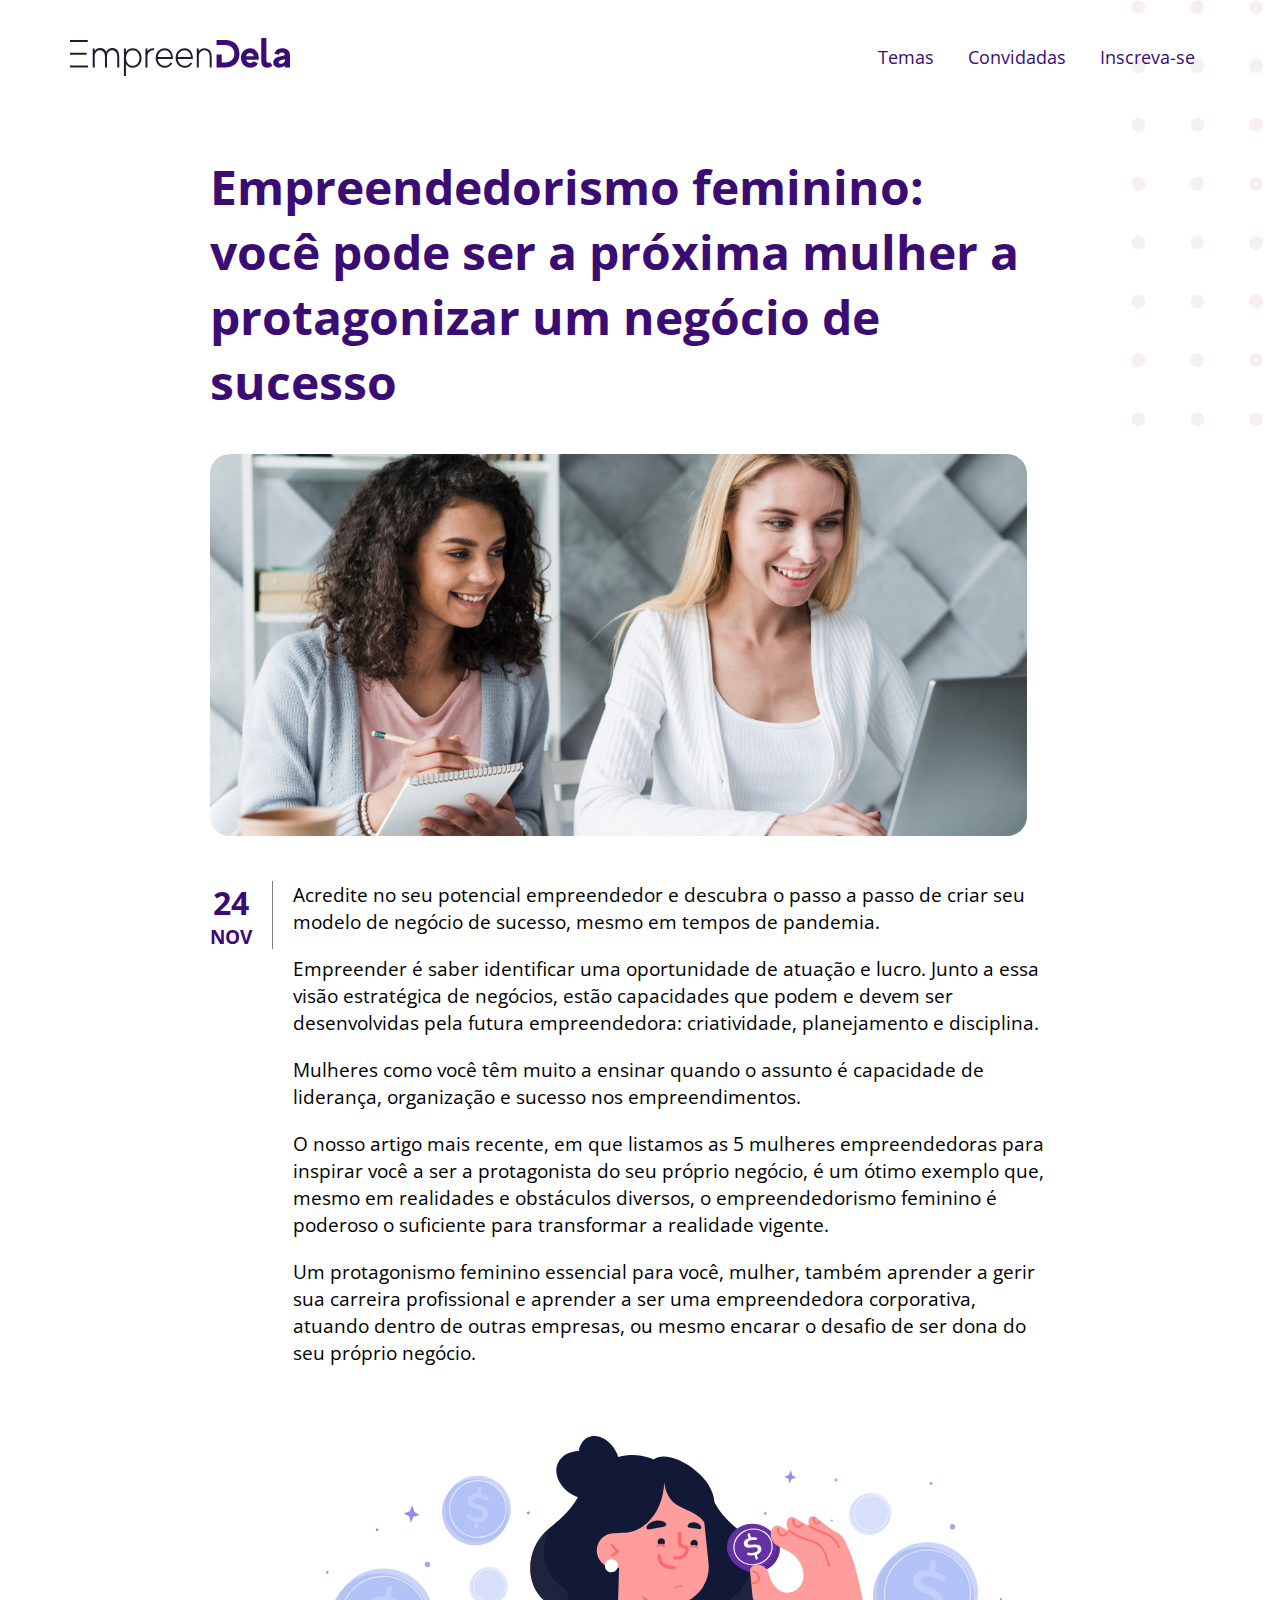
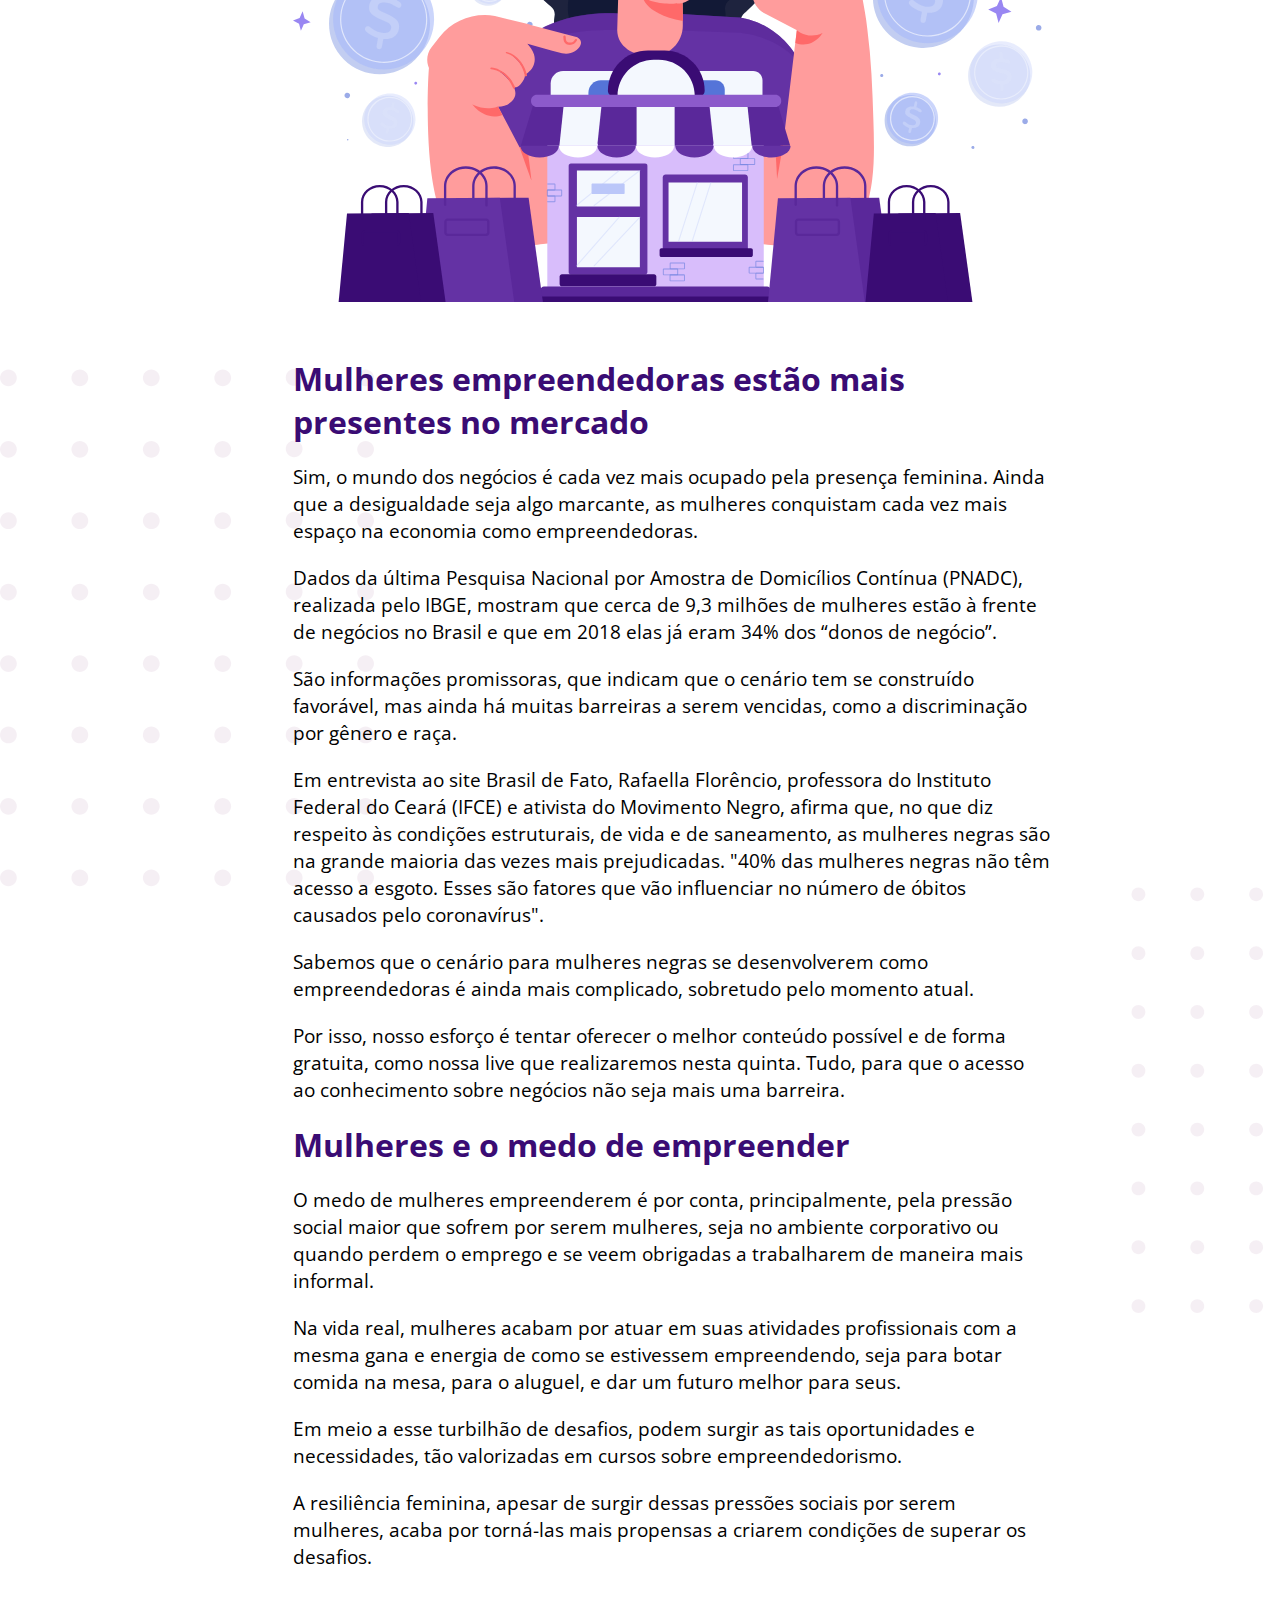
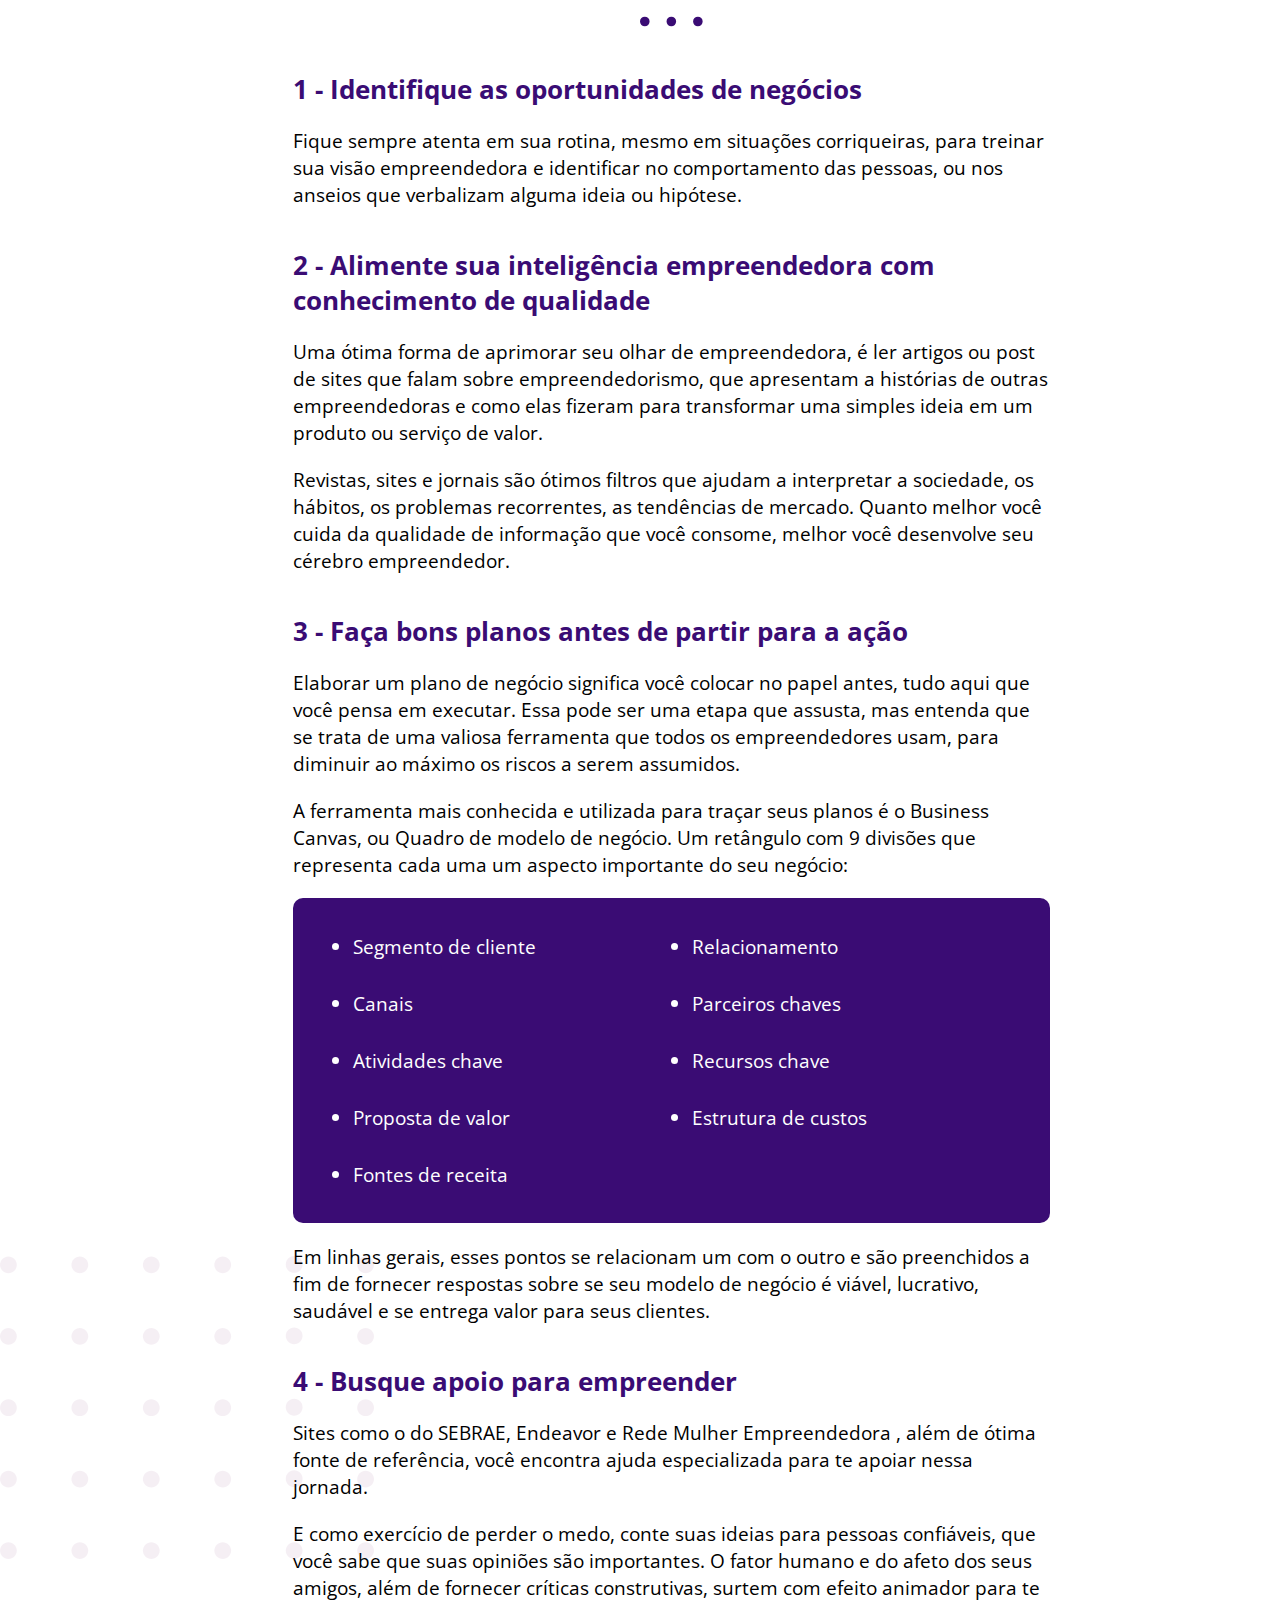
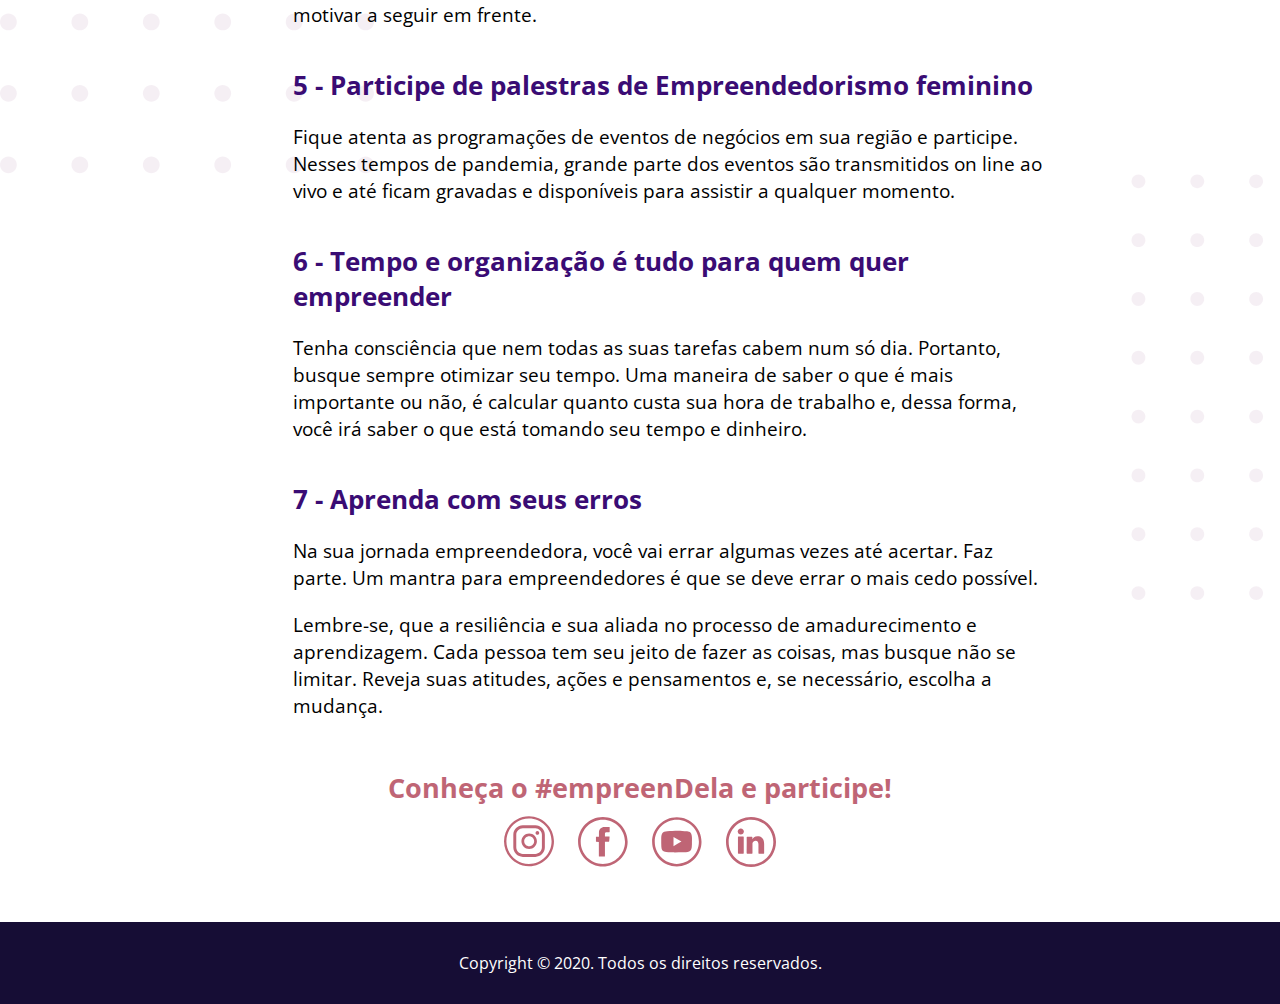
<file: empreendedorismo-feminino-sucesso.html>
<!DOCTYPE html>
<html>

<head>

  <meta charset="UTF-8">
    <meta name="viewport" content="width=device-width, initial-scale=1.0">
  <link rel="stylesheet" href="style-new.css">
  <link rel="stylesheet" href="style-blog.css">
  <title>Empreendela</title>
  <link rel="preconnect" href="https://fonts.gstatic.com">
  <link href="https://fonts.googleapis.com/css2?family=Open+Sans&display=swap" rel="stylesheet">
<link href="https://fonts.googleapis.com/css2?family=Roboto&display=swap" rel="stylesheet">

<!-- Global site tag (gtag.js) - Google Analytics -->
<script async src="https://www.googletagmanager.com/gtag/js?id=G-NNLM7M1T5V"></script>
<script>
  window.dataLayer = window.dataLayer || [];
  function gtag(){dataLayer.push(arguments);}
  gtag('js', new Date());

  gtag('config', 'G-NNLM7M1T5V');
</script>


</head>

<body>
  <div id="open-menu" class="hidden">
    <img src="images/close.svg" id="close" alt="" srcset="" onclick="toggleMenu()">
    <img src="images/empreendela-logo-white.svg" id="logo" alt="" srcset="">
    
    <div><a href="/">Home</a></div>
     <div><a href="#palestras" onclick="toggleMenu()">Temas</a></div>
     <div><a href="#inspire" onclick="toggleMenu()">Convidadas</a></div>
     <div><a href="#inscreva" onclick="toggleMenu()">Inscreva-se</a></div>
  </div>
  <div id="header">
    <a href="/"><img src="images/empreendela-logo.svg" alt="" srcset="" id="logo"></a>
    <div id="menu">
     <a href="/#palestras"> <button>Temas</button></a>
     <a href="/#inspire"><button>Convidadas</button></a>
     <a href="/#inscreva"><button>Inscreva-se</button></a>
    </div>
    <div id="menu-mobile">
    
      <img src="images/menu.svg" alt="" srcset="" id="hamburger" onclick="toggleMenu()">
    </div>
  </div>
<div id="blog">
  <div id="post-title"><h1>Empreendedorismo feminino:<br> você pode ser a próxima mulher a protagonizar um negócio de sucesso
  </h1></div>
  <div id="post-image">
    <img src="images/blog/blogpost1.jpg" alt="" srcset="">
  </div>
  <div >
    <div id="data-post">
    <h1>24</h1>
    <h3>NOV</h3>
  </div>
  </div>
  <div id="post">
    
      <p>Acredite no seu potencial empreendedor e descubra o passo a passo de criar seu modelo de negócio de sucesso, mesmo em tempos de pandemia.</p>
      <p>Empreender é saber identificar uma oportunidade de atuação e lucro. Junto a essa visão estratégica de negócios, estão capacidades que podem e devem ser desenvolvidas pela futura empreendedora: criatividade, planejamento e disciplina.</p>
      <p>Mulheres como você têm muito a ensinar quando o assunto é capacidade de liderança, organização e sucesso nos empreendimentos.      </p>
      <p>O nosso artigo mais recente, em que listamos as 5 mulheres empreendedoras para inspirar você a ser a protagonista do seu próprio negócio, é um ótimo exemplo que, mesmo em realidades e obstáculos diversos, o empreendedorismo feminino é poderoso o suficiente para transformar a realidade vigente.        </p>
      <p>Um protagonismo feminino essencial para você, mulher, também aprender a gerir sua carreira profissional e aprender a ser uma empreendedora corporativa, atuando dentro de outras empresas, ou mesmo encarar o desafio de ser dona do seu próprio negócio.</p>

      
      <img id="ilustra" src="images/ilustra.svg" alt="" srcset="">
      <h2>Mulheres empreendedoras estão mais presentes no mercado</h2>
      <p>Sim, o mundo dos negócios é cada vez mais ocupado pela presença feminina. Ainda que a desigualdade seja algo marcante, as mulheres conquistam cada vez mais espaço na economia como empreendedoras.</p>
      <p>Dados da última Pesquisa Nacional por Amostra de Domicílios Contínua (PNADC), realizada pelo IBGE, mostram que cerca de 9,3 milhões de mulheres estão à frente de negócios no Brasil e que em 2018 elas já eram 34% dos “donos de negócio”.</p>
      <p>São informações promissoras, que indicam que o cenário tem se construído favorável, mas ainda há muitas barreiras a serem vencidas, como a discriminação por gênero e raça.</p>
      <p>Em entrevista ao site Brasil de Fato, Rafaella Florêncio, professora do Instituto Federal do Ceará (IFCE) e ativista do Movimento Negro, afirma que, no que diz respeito às condições estruturais, de vida e de saneamento, as mulheres negras são na grande maioria das vezes mais prejudicadas. "40% das mulheres negras não têm acesso a esgoto. Esses são fatores que vão influenciar no número de óbitos causados pelo coronavírus". </p>
      <p>Sabemos que o cenário para mulheres negras se desenvolverem como empreendedoras é ainda mais complicado, sobretudo pelo momento atual.</p>
      <p>Por isso, nosso esforço é tentar oferecer o melhor conteúdo possível e de forma gratuita, como nossa live que realizaremos nesta quinta. Tudo, para que o acesso ao conhecimento sobre negócios não seja mais uma barreira.</p>

      <h2>Mulheres e o medo de empreender</h2>
      <p>O medo de mulheres empreenderem é por conta, principalmente, pela pressão social maior que sofrem por serem mulheres, seja no ambiente corporativo ou quando perdem o emprego e se veem obrigadas a trabalharem de maneira mais informal.</p>
      <p>Na vida real, mulheres acabam por atuar em suas atividades profissionais com a mesma gana e energia de como se estivessem empreendendo, seja para botar comida na mesa, para o aluguel, e dar um futuro melhor para seus.      </p>
      <p>Em meio a esse turbilhão de desafios, podem surgir as tais oportunidades e necessidades, tão valorizadas em cursos sobre empreendedorismo.      </p>
      <p>A resiliência feminina, apesar de surgir dessas pressões sociais por serem mulheres, acaba por torná-las mais propensas a criarem condições de superar os desafios.      </p>
      
      <div class="dots">
      <img src="images/eternal-dots.svg" alt="" srcset="">
    </div>

      <h3>1 - Identifique as oportunidades de negócios</h3>
      <p>Fique sempre atenta em sua rotina, mesmo em situações corriqueiras, para treinar sua visão empreendedora e identificar no comportamento das pessoas, ou nos anseios que verbalizam alguma ideia ou hipótese.      </p>
    
      <h3>2 - Alimente sua inteligência empreendedora com conhecimento de qualidade</h3>
      <p>Uma ótima forma de aprimorar seu olhar de empreendedora, é ler artigos ou post de sites que falam sobre empreendedorismo, que apresentam a histórias de outras empreendedoras e como elas fizeram para transformar uma simples ideia em um produto ou serviço de valor.      </p>
      <p>Revistas, sites e jornais são ótimos filtros que ajudam a interpretar a sociedade, os hábitos, os problemas recorrentes, as tendências de mercado. Quanto melhor você cuida da qualidade de informação que você consome, melhor você desenvolve seu cérebro empreendedor.</p>

      <h3>3 - Faça bons planos antes de partir para a ação</h3>
      <p>Elaborar um plano de negócio significa você colocar no papel antes, tudo aqui que você pensa em executar. Essa pode ser uma etapa que assusta, mas entenda que se trata de uma valiosa ferramenta que todos os empreendedores usam, para diminuir ao máximo os riscos a serem assumidos.      </p>
      <p>A ferramenta mais conhecida e utilizada para traçar seus planos é o Business Canvas, ou Quadro de modelo de negócio. Um retângulo com 9 divisões que representa cada uma um aspecto importante do seu negócio:</p>
  
      <ul>

      <li> Segmento de cliente</li>
      <li>Relacionamento</li>
      <li>Canais</li>
      <li>Parceiros chaves</li>
      <li>Atividades chave</li>
      <li>Recursos chave</li>
      <li>Proposta de valor</li>
      <li>Estrutura de custos</li>
      <li>Fontes de receita</li>
      
    </ul>

      <p>Em linhas gerais, esses pontos se relacionam um com o outro e são preenchidos a fim de fornecer respostas sobre se seu modelo de negócio é viável, lucrativo, saudável e se entrega valor para seus clientes.
      </p>

      <h3>4 - Busque apoio para empreender      </h3>
      <p>Sites como o do SEBRAE, Endeavor e Rede Mulher Empreendedora , além de ótima fonte de referência, você encontra ajuda especializada para te apoiar nessa jornada.      </p>
      <p>E como exercício de perder o medo, conte suas ideias para pessoas confiáveis, que você sabe que suas opiniões são importantes. O fator humano e do afeto dos seus amigos, além de fornecer críticas construtivas, surtem com efeito animador para te motivar a seguir em frente.      </p>
  
      <h3>5 - Participe de palestras de Empreendedorismo feminino      </h3>
      <p>Fique atenta as programações de eventos de negócios em sua região e participe. Nesses tempos de pandemia, grande parte dos eventos são transmitidos on line ao vivo e até ficam gravadas e disponíveis para assistir a qualquer momento.
      </p>
  
      <h3>6 - Tempo e organização é tudo para quem quer empreender      </h3>
      <p>Tenha consciência que nem todas as suas tarefas cabem num só dia. Portanto, busque sempre otimizar seu tempo. Uma maneira de saber o que é mais importante ou não, é calcular quanto custa sua hora de trabalho e, dessa forma, você irá saber o que está tomando seu tempo e dinheiro.      </p>
  
      <h3>7 - Aprenda com seus erros</h3>
      <p>Na sua jornada empreendedora, você vai errar algumas vezes até acertar. Faz parte. Um mantra para empreendedores é que se deve errar o mais cedo possível.      </p>
      <p>Lembre-se, que a resiliência e sua aliada no processo de amadurecimento e aprendizagem. Cada pessoa tem seu jeito de fazer as coisas, mas busque não se limitar. Reveja suas atitudes, ações e pensamentos e, se necessário, escolha a mudança.
      </p>
    </div>
  </div>

    <div id="redes">
      <div id="conheca">
      <h2>Conheça o #empreenDela e participe!</h2>
      <a href="https://www.instagram.com/coletivopower/"><img src="images/instagram.svg" alt="" srcset=""></a>
      <a href="https://web.facebook.com/ColetivoPOWER/"><img src="images/facebook.svg" alt="" srcset=""></a>
      <a href="https://www.youtube.com/channel/UCB5Jc2aFY3qAVgdFQ92tS_A"><img src="images/youtube.svg" alt="" srcset=""></a>
      <a href="https://www.linkedin.com/company/coletivo-power/about/"><img src="images/linkedin.svg" alt="" srcset=""></a>

    </div>
    </div>

<footer>
<p>Copyright © 2020. Todos os direitos reservados.</p>
</footer>

<script>


  function hideCounter() {
    document.getElementById('counter').classList.add('hidden')
  }

  function closePopup() {
    document.getElementById('pop-container').classList.add('hidden')
  }

  var countDownDate = new Date("Nov 26, 2020 19:00:00").getTime();
  
  var x = setInterval(function() {
    var now = new Date().getTime();
    var distance = countDownDate - now;
  
    var days = Math.floor(distance / (1000 * 60 * 60 * 24));
    var hours = Math.floor((distance % (1000 * 60 * 60 * 24)) / (1000 * 60 * 60));
    var minutes = Math.floor((distance % (1000 * 60 * 60)) / (1000 * 60));
    var seconds = Math.floor((distance % (1000 * 60)) / 1000);
   
    document.getElementById("contador").innerHTML = days + "d " + hours + "h "
    + minutes + "m " + seconds + "s ";
  
    
  }, 1000);
  </script>
<!-- <script src="popup.js"></script> -->

<script>
  function toggleMenu(){
    document.getElementById('open-menu').classList.toggle('hidden');
    document.getElementsByTagName('body')[0].classList.toggle('scroll')
  }
</script>
</body>

</html>
</file>
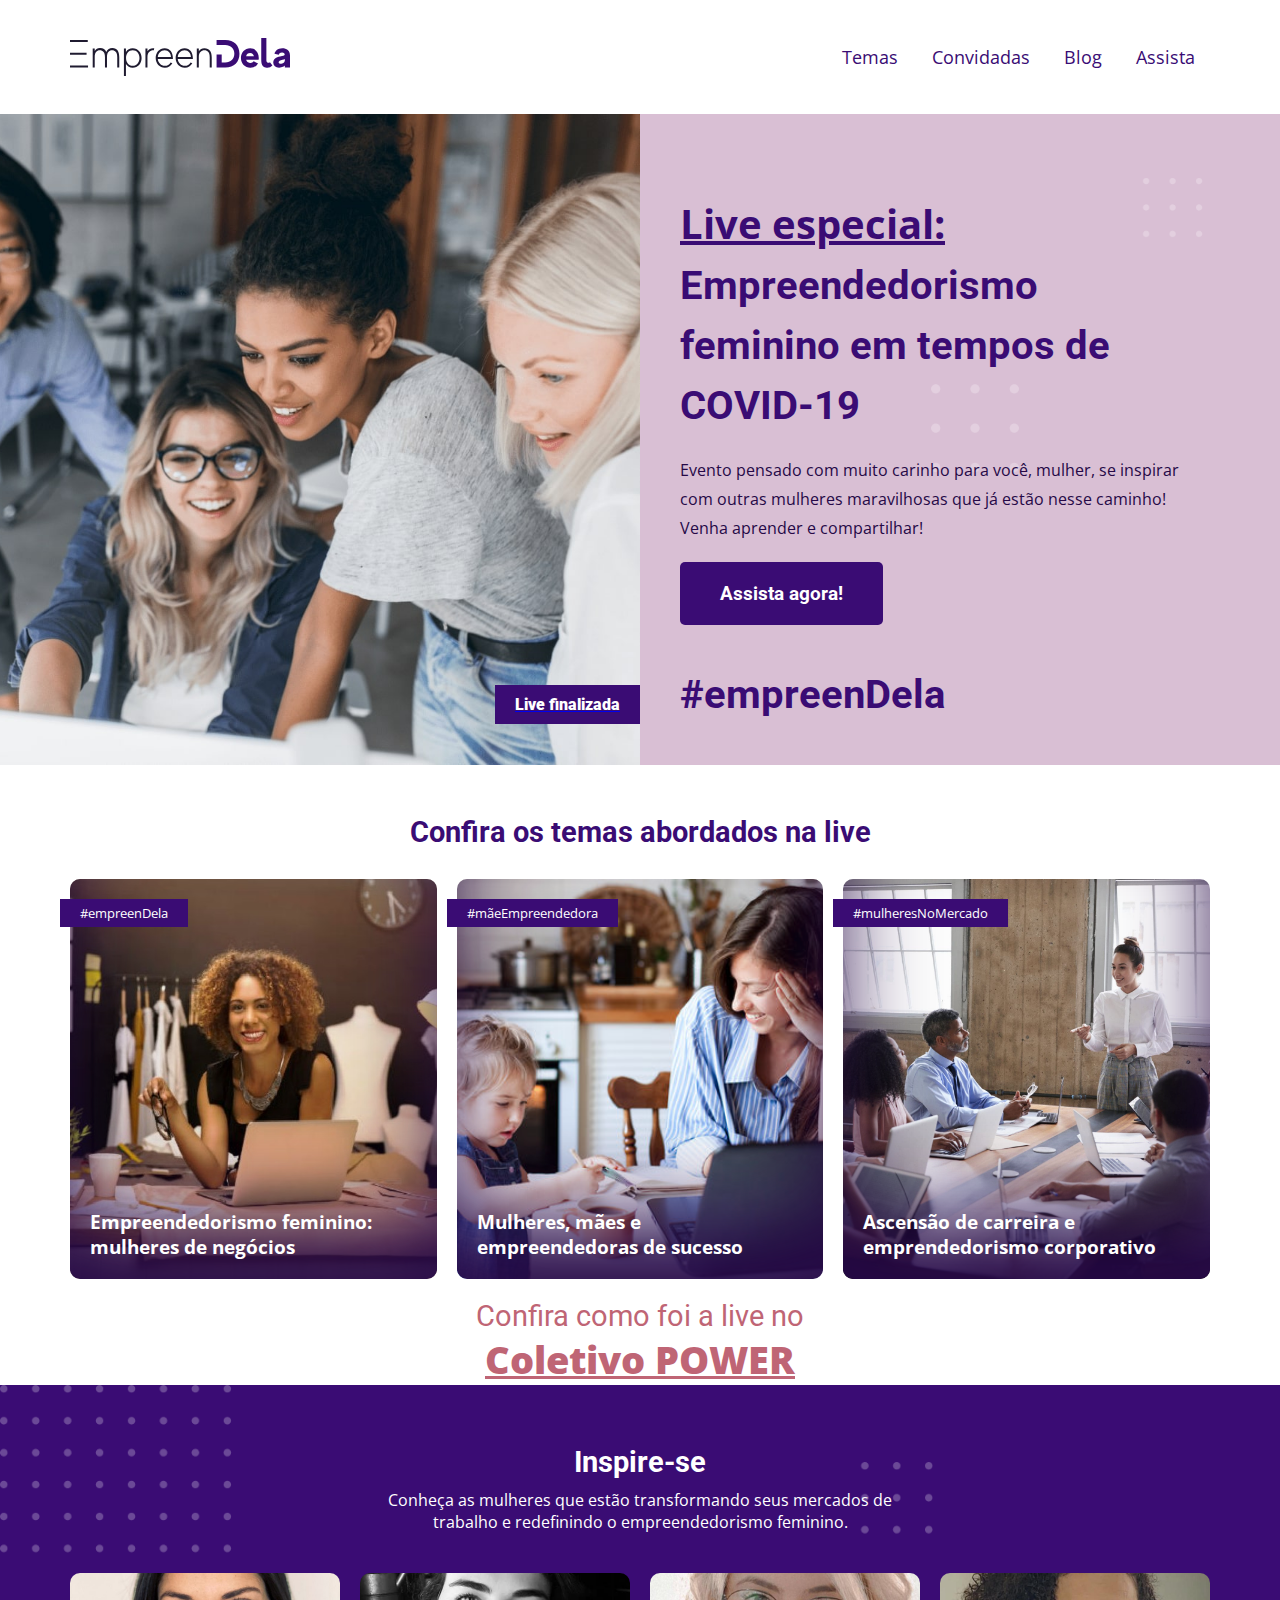
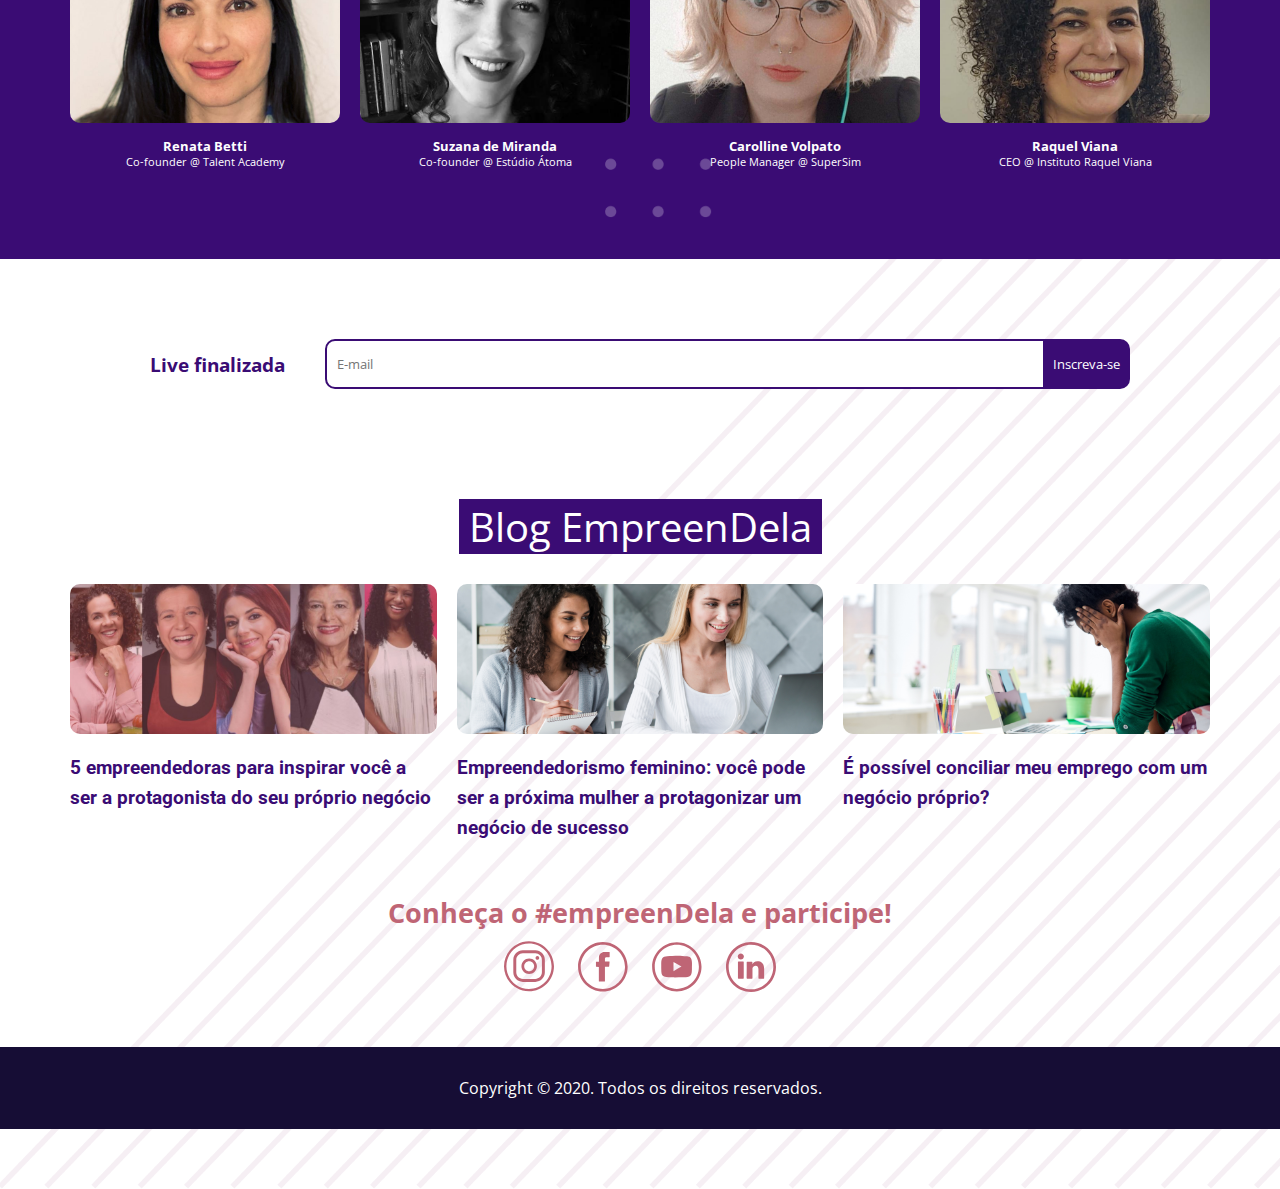
<file: home.html>
<!DOCTYPE html>
<html>

<head>

  <meta charset="UTF-8">
    <meta name="viewport" content="width=device-width, initial-scale=1.0">
  <link rel="stylesheet" href="style-new.css">
  <title>Empreendela</title>
  <link rel="preconnect" href="https://fonts.gstatic.com">
  <link href="https://fonts.googleapis.com/css2?family=Open+Sans&display=swap" rel="stylesheet">
<link href="https://fonts.googleapis.com/css2?family=Roboto&display=swap" rel="stylesheet">

<!-- Global site tag (gtag.js) - Google Analytics -->
<script async src="https://www.googletagmanager.com/gtag/js?id=G-NNLM7M1T5V"></script>
<script>
  window.dataLayer = window.dataLayer || [];
  function gtag(){dataLayer.push(arguments);}
  gtag('js', new Date());

  gtag('config', 'G-NNLM7M1T5V');
</script>

<!-- Hotjar Tracking Code for https://www.empreendela.com.br/home.html -->
<script>
  (function(h,o,t,j,a,r){
      h.hj=h.hj||function(){(h.hj.q=h.hj.q||[]).push(arguments)};
      h._hjSettings={hjid:2124597,hjsv:6};
      a=o.getElementsByTagName('head')[0];
      r=o.createElement('script');r.async=1;
      r.src=t+h._hjSettings.hjid+j+h._hjSettings.hjsv;
      a.appendChild(r);
  })(window,document,'https://static.hotjar.com/c/hotjar-','.js?sv=');
</script>


</head>

<body>
  <div id="open-menu" class="hidden">
    <img src="images/close.svg" id="close" alt="" srcset="" onclick="toggleMenu()">
    <img src="images/empreendela-logo-white.svg" id="logo" alt="" srcset="">
    
    <div><a href="/">Home</a></div>
     <div><a href="#palestras" onclick="toggleMenu()">Temas</a></div>
     <div><a href="#inspire" onclick="toggleMenu()">Convidadas</a></div>
     <!-- <div><a href="#inscreva" onclick="toggleMenu()">Inscreva-se</a></div> -->
     <div><a href="#magazine" onclick="toggleMenu()">Blog</a></div>
     <div><a href="https://youtu.be/9ptn3QBQ_LI?t=2527" onclick="toggleMenu()">Assista</a></div>
  </div>
  <div id="header">
    <a href="/"><img src="images/empreendela-logo.svg" alt="" srcset="" id="logo"></a>
    <div id="menu">
     <a href="#palestras"> <button>Temas</button></a>
     <a href="#inspire"><button>Convidadas</button></a>
     <!-- <a href="#inscreva"><button>Inscreva-se</button></a> -->
     <a href="#magazine"><button>Blog</button></a>
     <a href="https://youtu.be/9ptn3QBQ_LI?t=2527"><button>Assista</button></a>
    </div>
    <div id="menu-mobile">
    
      <img src="images/menu.svg" alt="" srcset="" id="hamburger" onclick="toggleMenu()">
    </div>
  </div>

    <div id="hero">
        <div id="hero-image">
          <div id="etiqueta-dia">
            <a href="https://youtu.be/9ptn3QBQ_LI?t=2527" > <span> Live finalizada

            </span></a>
          </div>
        </div>
        <div id="title-pai">
          <div id="hero-title">
          <h1><u> Live especial:</u> Empreendedorismo feminino em tempos de COVID-19 </h1>
          <p> Evento pensado com muito carinho para você, mulher, se inspirar com outras mulheres maravilhosas que já estão nesse caminho! Venha aprender e compartilhar! 
          </p>
          <a href="https://youtu.be/9ptn3QBQ_LI?t=2527" > <button>Assista agora!</button></a>
          <h1>#empreenDela</h1>
        </div>
        </div>
    </div>
    <div id="etiqueta-dia-mobile">
      <span> 26 de novembro, às 19h30</span>
    </div>

    <div id="palestras">
      <div class="evento" id="tema">
         <h2>Confira os temas abordados na live</h2>
          <DIv id="temas">
            <div class="tema" id="tema1">
              <div class="hash-theme"><button>#empreenDela</button></div>
              <h3> Empreendedorismo feminino: mulheres de negócios </h3>
            </div>
            <div class="tema" id="tema2">
              <div class="hash-theme"><button>#mãeEmpreendedora</button></div>
              <h3> Mulheres, mães e empreendedoras de sucesso </h3>
            </div>
            <div class="tema" id="tema3">
              <div class="hash-theme"><button>#mulheresNoMercado</button></div>
              <h3>Ascensão de carreira e emprendedorismo corporativo </h3>
            </div>
          </DIv>
        </div>
        <div id="hora">
          <div id="acompanhe">
          <h2>Confira como foi a live no</h2> <h1> <a href="https://www.youtube.com/channel/UCB5Jc2aFY3qAVgdFQ92tS_A"><strong><u>Coletivo POWER</u></strong></a></h1>
        </div>
        <!-- <div id="data">
          <h3>26 de novembro de 2020 | 19h30</h3>
          <h3>(Horário de Brasília)</h3></div>
        </div> -->

      </div>
        <div class="evento" id="inspire">
          <div id="inspire2">
          <h2>
            Inspire-se
          </h2>
          <p>Conheça as mulheres que estão transformando seus mercados de trabalho e redefinindo o empreendedorismo feminino.</p>
          <div id="convidados" >
            
            <div class="convidado">
              <img class="profile" src="images/renata-betti.jpeg" alt="" srcset="">
              <h4>Renata Betti</h4>
              <h5>Co-founder @ Talent Academy</h5>
            </div>

            <div class="convidado">
              <img class="profile" src="images/suzana-de-miranda.jpeg" alt="" srcset="">
              <h4>Suzana de Miranda</h4>
              <h5>Co-founder @ Estúdio Átoma</h5>
            </div>


            <div class="convidado">
              <img class="profile" src="images/carolline-volpato.jpeg" alt="" srcset="">
              <h4>Carolline Volpato</h4>
              <h5>People Manager @ SuperSim</h5>
            </div>

            <div class="convidado">
              <img class="profile" src="images/raquel-viana.jpeg" alt="" srcset="">
              <h4>Raquel Viana</h4>
              <h5>CEO @ Instituto Raquel Viana</h5>
            </div>

          </div></div>
        </div>
        <div id="inscreva">
      <div id="cadastro">
        <div>
          <h3>Live finalizada</h3>
           <h2 id="contador"></h2>    
        </div>
    
<div id="mc_embed_signup">
  <form action="https://hotmail.us4.list-manage.com/subscribe/post?u=d0ca29c27b2764e288669b25e&amp;id=9f60e3c2df" method="post" id="mc-embedded-subscribe-form" name="mc-embedded-subscribe-form" class="validate" target="_blank" novalidate>
      <div id="mc_embed_signup_scroll">
    
          <div class="mc-field-group">
            <input type="email" value="" placeholder="E-mail" name="EMAIL" class="required email" id="mce-EMAIL">
          </div>
          <div class="clear"><button type="submit" name="subscribe" id="mc-embedded-subscribe">Inscreva-se</button></div>
      </div>  
          <div id="mce-responses" class="clear">
            <div class="response" id="mce-error-response" style="display:none"></div>
            <div class="response" id="mce-success-response" style="display:none"></div>
          </div>    
       <div style="position: absolute; left: -5000px;" aria-hidden="true"><input type="text" name="b_d0ca29c27b2764e288669b25e_9f60e3c2df" tabindex="-1" value=""></div>
      
  </form>
  </div>
  
              
      </div>


    </div>
    
      <div id="magazine">
        <div id="magazine-title">
         <div class="titulo-blog">
          <span style="text-align:center">Blog EmpreenDela</span>
          </div>
      </div>
      <div id="magazine-thumbs">
        <a href="/5-empreendedoras-inspiradoras.html" class="magazine-post">
        <div class="magazine-post-div">
          <div class="image-magazine" style="background-image: url(images/blog/capa-post-5mulheres.jpg);"></div>
          <h3>5 empreendedoras para inspirar você a ser a protagonista do seu próprio negócio</h3>
        </div></a>

        <a href="/empreendedorismo-feminino-sucesso.html" class="magazine-post">
        <div class="magazine-post-div">
          <div class="image-magazine" style="background-image: url(images/blog/blogpost1.jpg);"></div>
          <h3>Empreendedorismo feminino: você pode ser a próxima mulher a protagonizar um negócio de sucesso</h3>
        </div></a>

        <a href="/conciliar-emprego-negocio.html" class="magazine-post">
        <div class="magazine-post-div">
          <div class="image-magazine" style="background-image: url(images/blog/capa-post-conciliar.jpg);"></div>
          <h3>É possível conciliar meu emprego com um negócio próprio?</h3>
        </div>
      </a>
      </div>
      </div>

      <div id="redes">
        <div id="conheca">
        <h2>Conheça o #empreenDela e participe!</h2>
        <a href="https://www.instagram.com/coletivopower/"><img src="images/instagram.svg" alt="" srcset=""></a>
        <a href="https://web.facebook.com/ColetivoPOWER/"><img src="images/facebook.svg" alt="" srcset=""></a>
        <a href="https://www.youtube.com/channel/UCB5Jc2aFY3qAVgdFQ92tS_A"><img src="images/youtube.svg" alt="" srcset=""></a>
        <a href="https://www.linkedin.com/company/coletivo-power/about/"><img src="images/linkedin.svg" alt="" srcset=""></a>
  
      </div>
      </div>

    
      <!-- INICIO DO CODIGO DO POP UP -->



<div class="exit-intent-popup" id="pop-container">
  <div class="newsletter">
    <div class="pop-header"> <h1>Hey, já vai?</h1>
      <button id="close-pop" onclick="closePopup()"><h4>X</h4></button>
    </div>

    <div class="pop-body">
      <h3>Se inscreva para ficar por dentro das próximas lives!</h3><br></div>   
    
<div id="mc_embed_signup">
  <form action="https://hotmail.us4.list-manage.com/subscribe/post?u=d0ca29c27b2764e288669b25e&amp;id=9f60e3c2df" method="post" id="mc-embedded-subscribe-form" name="mc-embedded-subscribe-form" class="validate" target="_blank" novalidate>
      <div id="mc_embed_signup_scroll">
    
          <div class="mc-field-group">
            <input type="email" value="" placeholder="E-mail" name="EMAIL" class="required email" id="mce-EMAIL">
          </div>
          <div class="clear"><button type="submit" name="subscribe" id="mc-embedded-subscribe">Inscreva-se</button></div>
      </div>  
          <div id="mce-responses" class="clear">
            <div class="response" id="mce-error-response" style="display:none"></div>
            <div class="response" id="mce-success-response" style="display:none"></div>
          </div>    
       <div style="position: absolute; left: -5000px;" aria-hidden="true"><input type="text" name="b_d0ca29c27b2764e288669b25e_9f60e3c2df" tabindex="-1" value=""></div>
      
  </form>
  </div>
  
  
        
  </div>
</div> 



<!-- FIM DO CODIGO DO POP UP -->


<footer>
<p>Copyright © 2020. Todos os direitos reservados.</p>
</footer>

<script>


  function hideCounter() {
    document.getElementById('counter').classList.add('hidden')
  }

  function closePopup() {
    document.getElementById('pop-container').classList.add('hidden')
  }

  var countDownDate = new Date("Nov 26, 2020 19:30:00").getTime();
  
  var x = setInterval(function() {
    var now = new Date().getTime();
    var distance = countDownDate - now;
  
    var days = Math.floor(distance / (1000 * 60 * 60 * 24));
    var hours = Math.floor((distance % (1000 * 60 * 60 * 24)) / (1000 * 60 * 60));
    var minutes = Math.floor((distance % (1000 * 60 * 60)) / (1000 * 60));
    var seconds = Math.floor((distance % (1000 * 60)) / 1000);
   
    document.getElementById("contador").innerHTML = hours + "h "
    + minutes + "m " + seconds + "s ";
  
    
  }, 1000);
  </script>
<script src="popup.js"></script>

<script>
  function toggleMenu(){
    document.getElementById('open-menu').classList.toggle('hidden');
    document.getElementsByTagName('body')[0].classList.toggle('scroll')
  }
</script>
</body>

</html>
</file>
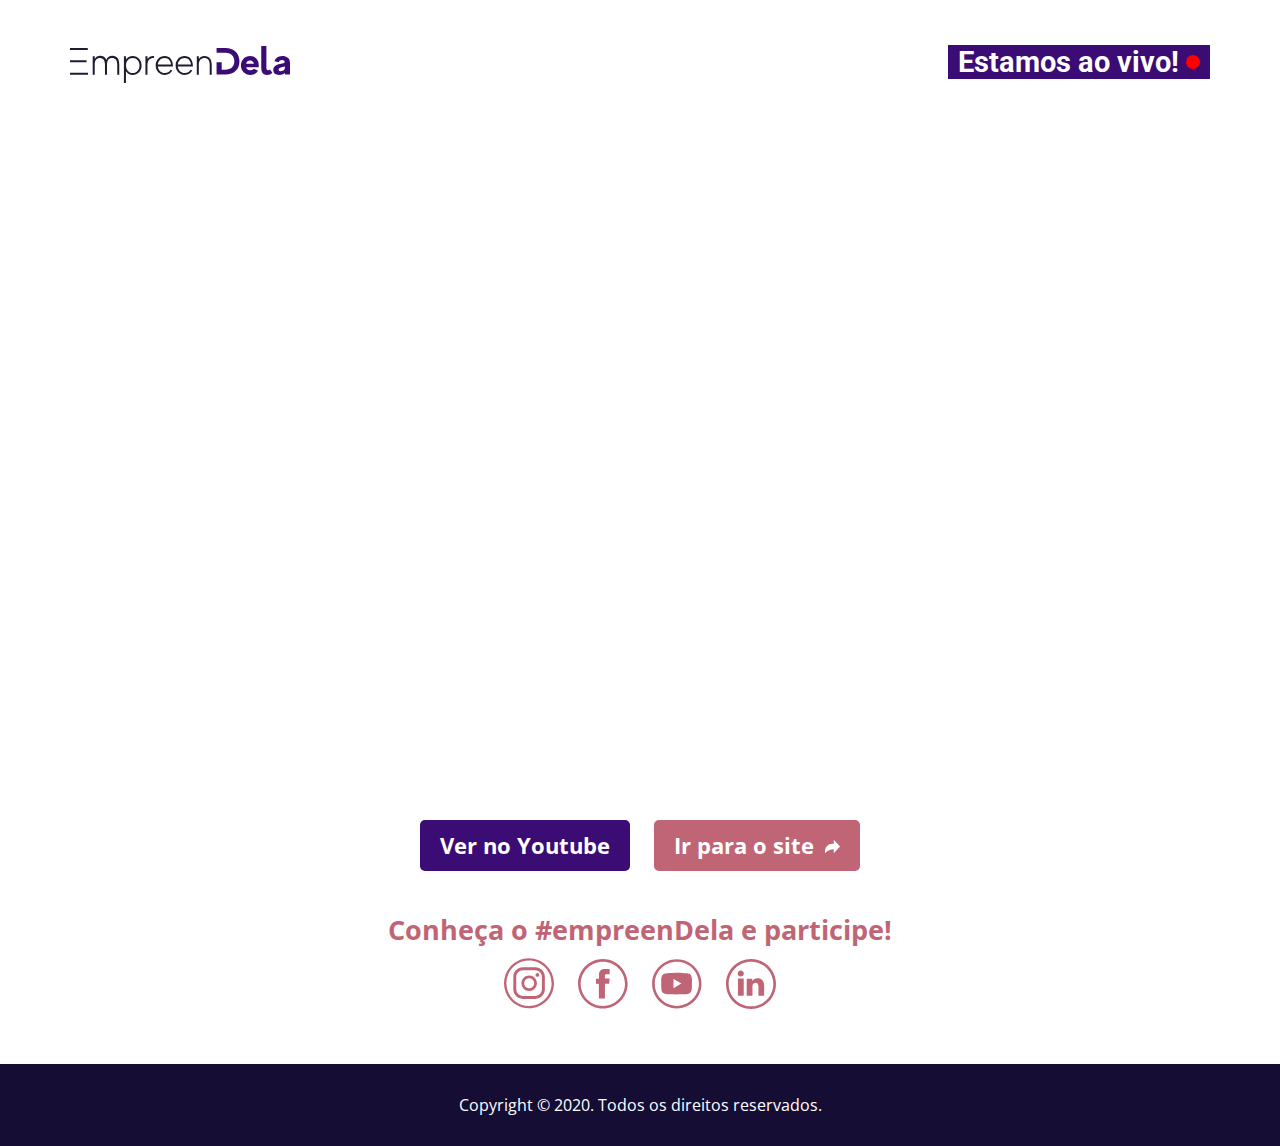
<file: live.html>
<!DOCTYPE html>
<html>

<head>

  <meta charset="UTF-8">
    <meta name="viewport" content="width=device-width, initial-scale=1.0">
  <link rel="stylesheet" href="style-new.css">
  <link rel="stylesheet" href="style-live.css">
  <title>Empreendela - Ao vivo</title>
  <link rel="preconnect" href="https://fonts.gstatic.com">
  <link href="https://fonts.googleapis.com/css2?family=Open+Sans&display=swap" rel="stylesheet">
<link href="https://fonts.googleapis.com/css2?family=Roboto&display=swap" rel="stylesheet">

<!-- Global site tag (gtag.js) - Google Analytics -->
<script async src="https://www.googletagmanager.com/gtag/js?id=G-NNLM7M1T5V"></script>
<script>
  window.dataLayer = window.dataLayer || [];
  function gtag(){dataLayer.push(arguments);}
  gtag('js', new Date());

  gtag('config', 'G-NNLM7M1T5V');
</script>


</head>

<body>
  <div id="open-menu" class="hidden">
    <img src="images/close.svg" id="close" alt="" srcset="" onclick="toggleMenu()">
    <img src="images/empreendela-logo-white.svg" id="logo" alt="" srcset="">
    
    <div><a href="/">Home</a></div>
     <div><a href="#palestras" onclick="toggleMenu()">Temas</a></div>
     <div><a href="#inspire" onclick="toggleMenu()">Convidadas</a></div>
     <!-- <div><a href="#inscreva" onclick="toggleMenu()">Inscreva-se</a></div> -->
     <div><a href="#magazine" onclick="toggleMenu()">Blog</a></div>
  </div>
  <div id="header">
    <a href="/"><img src="images/empreendela-logo.svg" alt="" srcset="" id="logo"></a>
    <div id="live-title">
      <span>Estamos ao vivo!

        <svg height="14" width="14" class="blinking">
          <circle cx="7" cy="7" r="7" fill="red" />
          Sorry, your browser does not support inline SVG.  
        </svg> 
      </span>
    </div>
    <div id="menu-mobile">
    
      <img src="images/menu.svg" alt="" srcset="" id="hamburger" onclick="toggleMenu()">
    </div>
  </div>
  <div id="live" class="video-container">
    
    <iframe width="100%" src="https://www.youtube.com/embed/9ptn3QBQ_LI" frameborder="0" allow="accelerometer; autoplay; clipboard-write; encrypted-media; gyroscope; picture-in-picture" allowfullscreen></iframe>
  </div>

      <div id="redes">
        <div id="conheca">
         <a href="https://www.youtube.com/watch?v=9ptn3QBQ_LI"> <button id="youtube">Ver no Youtube</button></a>
         <a href="/home.html"> <button id="go-to">Ir para o site <svg viewBox="0 -22 512 511" xmlns="http://www.w3.org/2000/svg"><path d="m512 233.820312-212.777344-233.320312v139.203125h-45.238281c-140.273437 0-253.984375 113.710937-253.984375 253.984375v73.769531l20.09375-22.019531c68.316406-74.851562 164.980469-117.5 266.324219-117.5h12.804687v139.203125zm0 0"/></svg></button></a>
        <h2>Conheça o #empreenDela e participe!</h2>
        <a href="https://www.instagram.com/coletivopower/"><img src="images/instagram.svg" alt="" srcset=""></a>
        <a href="https://web.facebook.com/ColetivoPOWER/"><img src="images/facebook.svg" alt="" srcset=""></a>
        <a href="https://www.youtube.com/channel/UCB5Jc2aFY3qAVgdFQ92tS_A"><img src="images/youtube.svg" alt="" srcset=""></a>
        <a href="https://www.linkedin.com/company/coletivo-power/about/"><img src="images/linkedin.svg" alt="" srcset=""></a>
  
      </div>
      </div>


<footer>
<p>Copyright © 2020. Todos os direitos reservados.</p>
</footer>

<script>


  function hideCounter() {
    document.getElementById('counter').classList.add('hidden')
  }

  function closePopup() {
    document.getElementById('pop-container').classList.add('hidden')
  }

  var countDownDate = new Date("Nov 26, 2020 19:00:00").getTime();
  
  var x = setInterval(function() {
    var now = new Date().getTime();
    var distance = countDownDate - now;
  
    var days = Math.floor(distance / (1000 * 60 * 60 * 24));
    var hours = Math.floor((distance % (1000 * 60 * 60 * 24)) / (1000 * 60 * 60));
    var minutes = Math.floor((distance % (1000 * 60 * 60)) / (1000 * 60));
    var seconds = Math.floor((distance % (1000 * 60)) / 1000);
   
    document.getElementById("contador").innerHTML = hours + "h "
    + minutes + "m " + seconds + "s ";
  
    
  }, 1000);
  </script>
<script src="popup.js"></script>

<script>
  function toggleMenu(){
    document.getElementById('open-menu').classList.toggle('hidden');
    document.getElementsByTagName('body')[0].classList.toggle('scroll')
  }
</script>
</body>

</html>
</file>
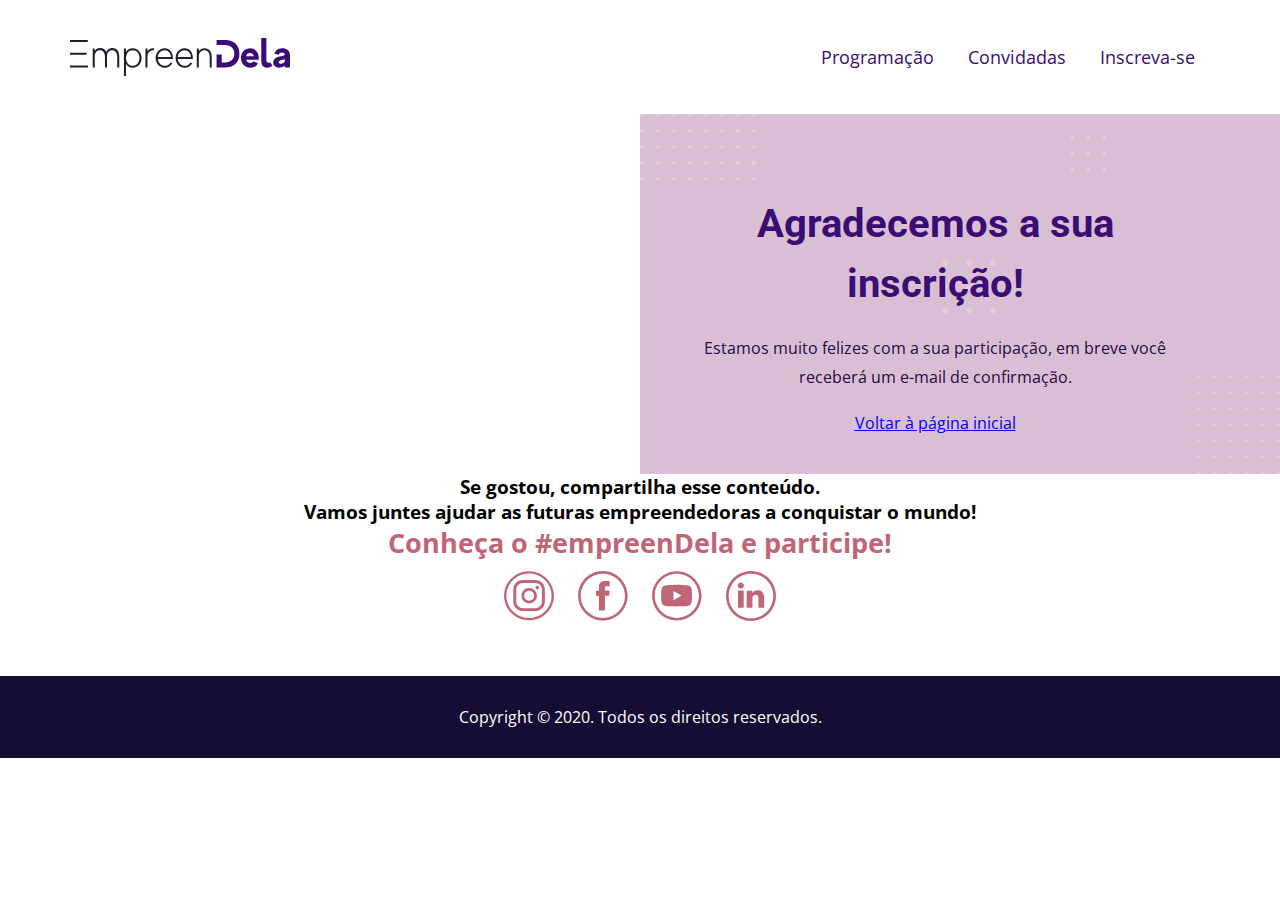
<file: thankyou.html>
<!DOCTYPE HTML>
<html>
    <head>
        <meta charset="UTF-8">
        <meta name="viewport" content="width=device-width, initial-scale=1.0">
      <link rel="stylesheet" href="style.css">
      <title>Empreendela</title>
      <link rel="preconnect" href="https://fonts.gstatic.com">
      <link href="https://fonts.googleapis.com/css2?family=Open+Sans&display=swap" rel="stylesheet">
      <link href="https://fonts.googleapis.com/css2?family=Roboto&display=swap" rel="stylesheet"> 
    </head>

    <body>
        <div id="open-menu" class="hidden">
            <img src="images/close.svg" id="close" alt="" srcset="" onclick="toggleMenu()">
            <img src="images/empreendela-logo-white.svg" id="logo" alt="" srcset="">
            
            <div><a href="/">Home</a></div>
             <div><a href="https://www.empreendela.com.br/#palestras" target="_blank">Programação </a></div>
             <div><a href="https://www.empreendela.com.br/#inspire" target="_blank>">Convidadas</a></div>
             <div><a href="https://www.empreendela.com.br/#inscreva" target="_blank>">Inscreva-se</a></div>
          </div>
          <div id="header">
            <a href="/"><img src="images/empreendela-logo.svg" alt="" srcset="" id="logo"></a>
            <div id="menu">
             <a href="#palestras"> <button>Programação</button></a>
             <a href="#inspire"><button>Convidadas</button></a>
             <a href="#inscreva"><button>Inscreva-se</button></a>
            </div>
            <div id="menu-mobile">
            
              <img src="images/menu.svg" alt="" srcset="" id="hamburger" onclick="toggleMenu()">
            </div>
          </div>
          
          <div id="hero">
            <div id="hero-image"></div>
            <div id="title-pai">
              <div id="hero-title">
              <h1>Agradecemos a sua inscrição!</h1>
              <p> Estamos muito felizes com a sua participação, em breve você receberá um e-mail de confirmação.
              </p>
              <a href="/"> Voltar à página inicial</a>    
            </div>
            </div>
        </div>

        <div> 
            <div id="conheca">
                <h3>Se gostou, compartilha esse conteúdo. <br> Vamos juntes ajudar as 
                futuras empreendedoras a conquistar o mundo! </h3>
            
                <h2>Conheça o #empreenDela e participe!</h2>
                <a href="https://www.instagram.com/coletivopower/"><img src="images/instagram.svg" alt="" srcset=""></a>
                <a href="https://web.facebook.com/ColetivoPOWER/"><img src="images/facebook.svg" alt="" srcset=""></a>
                <a href="https://www.youtube.com/channel/UCB5Jc2aFY3qAVgdFQ92tS_A"><img src="images/youtube.svg" alt="" srcset=""></a>
                <a href="https://www.linkedin.com/company/coletivo-power/about/"><img src="images/linkedin.svg" alt="" srcset=""></a>
            </div>
        </div>

        <footer>
            <p>Copyright © 2020. Todos os direitos reservados.</p>
        </footer>
        
    </body>
</html>
</file>
<file: style-new.css>
*{
    margin:0px;
    padding:0px;
    font-family: 'Open Sans', sans-serif;
}


#header {
    display: grid;
    grid-template-columns: auto 1fr;
    max-width: 1140px;
    margin: 0 auto;
    padding: 30px 20px;
    align-items: center;
}

#hamburger {
    max-width: 40px;
}

#logo {
    max-width: 220px;
    margin-top: 5px;
}

#menu, #menu-mobile {
    text-align: right;
}


#menu button {
    padding: 10px;
    margin: 5px;
    background: transparent;
    border: none;
    color: #3A0C74;
    font-size: 1.1em;
}

#menu button:hover {
    background: #3b0c7411;
    border-radius: 10px;
}

#open-menu {
    background: #3A0C74;
    height: 100vh;
    width: 85%;
    min-width: 300px;
    max-width: 500px;
    position: fixed;
    padding: 40px;
    box-sizing: border-box;
    box-shadow: 200px 0 0px rgba(0, 0, 0, 0.418);
    opacity: 1;
    transition: opacity 2s ease-out;
}


#open-menu img {
    margin-bottom: 70px;
}

#open-menu div {
    padding-bottom: 25px;
    padding-top: 25px;
    border-bottom: 1px solid #e4b2bb;
}

#open-menu a {
    color: white;
    text-decoration: none;
    font-family: 'Roboto';
    font-size: 1.5em;
}

#close {
    position: absolute;
    top: 0;
    right: 0;
    width: 20px;
    height: 20px;
    padding: 20px;
}

#hero {
    display: grid;
    grid-template-columns: 1fr 1fr;
}

#title-pai {
    background: #D9BFD4;
    background-image: url(images/bolinhas.png);
    background-size: cover;
    background-position: center;
}

#etiqueta-dia {
    text-align: right;
    position: absolute;
    right: 0;
    bottom: 50px;
}

#etiqueta-dia span {
    padding: 10px 20px;
    background: #3A0C74;
    color: white;
    font-weight: 900;
    font-family: 'Roboto';
}

#etiqueta-dia-mobile {
    background: #3A0C74;
    padding: 10px 20px;
    color: white;
    text-align: center;
    font-weight: 900;
    font-family: 'Roboto';
}

#hero-title {
    max-width: 570px;
    padding: 40px 20px 40px 40px;
    box-sizing: border-box;
}

#hero-title h1 {
    font-size: 2.5em;
    margin: 40px 0 0 0;
    font-family: 'Roboto', sans-serif;
    color: #3A0C74;
    font-weight: 700;
    line-height: 1.5;
}

#hero-title p{
    margin: 20px 0;
    line-height: 1.8;
    color: #260947;
}

#hero-title button {
    border: none;
    border-radius: 5px;
    padding: 20px 40px;
    background: #3A0C74;
    color: white;
    font-weight: 700;
    font-family: 'Roboto', sans-serif;
    font-size: 1.2em;
}

#hero-title button:hover {
    background: #260947;
}

#hero-image {

    background-image: url(images/background-women.jpg);
    background-position: right;
    position: relative;
    background-repeat: no-repeat;
    background-size: cover;
}


.tema {
    border-radius: 10px;
    height: 400px;
    background-repeat: no-repeat;
  background-position: center center;
  background-size: cover;
  color: white;
  padding: 20px;
  -moz-box-shadow:    inset 0 -7px 9px -7px #260947;
  -webkit-box-shadow: inset 0 -7px 9px -7px #260947;
  box-shadow:         inset 0 -70px 90px -7px #260947;
  display: grid;
  align-content: space-between;
justify-content: start;
width: 100%;
box-sizing: border-box;
}

.hash-theme {
    position: relative;
}

.tema h3 {
    width: 90%;
}

.tema button {
    background: #3A0C74;
    padding: 5px 20px;
    border: none;
    color: white;
    position: absolute;
    left: -30px;
}

#tema1 {
    background-image: url(images/empreendedora.jpg);
}

#tema2 {

    background-image: url(images/mae-empreendeora.jpg);
}

#tema3 {

    background-image: url(images/mulher-trabalhando.jpg);
}

#temas {
    display: grid;
    grid-template-columns: repeat(auto-fit, minmax(250px, 1fr));
    column-gap: 20px;
    row-gap: 20px;
    text-align: left;
    margin-top: 30px;
    justify-items: center;
}

#tema {
    max-width: 1140px;
    padding: 0 20px;
    margin: 0 auto;
    padding-top: 50px;
  color: #3A0C74;
}

#tema p, #tema h3 {
    color: white;
}

#convidados {
    display: grid;
    grid-template-columns: repeat(auto-fit, minmax(150px, 1fr));
    grid-auto-rows: 1fr;
    column-gap: 20px;
  justify-content: space-between;
  margin-top: 30px;
}

.convidado {
    font-size: 0.8em;
    text-align: center;
    margin: 10px 0;
}

.convidado h5 {
    font-weight: normal;
}

.profile {
    width: 100%;
    min-width: 150px;
    height: 150px;
    position: relative;
    border-radius: 10px;
    object-fit:cover;
}

#palestras {
    background-image: url(images/background-lines.svg);
    background-size: cover;
    padding-bottom: 60px;
}

#hora h2 {
    font-weight: normal;
}

#hora {
    text-align: center;
    font-size: 1.2em;
    margin: 0 20px;
    margin-top: 20px;
}

#data {
    margin-top: 20px;

    color: #3A0C74;
}

#acompanhe h2, #acompanhe h1 {
    color: #BF6575;
    font-family: 'Roboto';
}

#acompanhe a {
    text-decoration: none;
    color: #BF6575;;
}

.evento {
    text-align: center;
    padding: 40px 0;
}

.evento h2 {
    font-size: 1.8em;
    font-weight: bold;
    font-family: 'Roboto';
}

#inspire {
    background: #3A0C74;
    background-image: url(images/bolinhas.png);
    background-size: cover;
    color: white;
    padding-bottom: 60px;
}


#inspire h4 {
    margin-top: 10px;
}

#inspire p {
    
    max-width: 570px;
    margin: 0 auto;
    margin-top: 10px;
}

#inspire2 {
    max-width: 1140px;
    padding: 0 20px;
    margin: 20px auto;
}

#inscreva {
    max-width: 1140px;
    margin: 0 auto;
    text-align: center;
}

#conheca {
    padding: 0 20px;
}

#conheca h2{
    color: #BF6575;
    font-size: 1.7em;
    font-weight: 700;
}

#conheca img {
    margin: 10px;
    max-width: 50px;
}


#cadastro {
    display: grid;
    column-gap: 40px;
    grid-template-columns: auto 1fr;
    margin: 0 auto;
    text-align: right;
    align-items: center;
    padding: 80px ;
    row-gap: 20px;
    color: #3A0C74;
}

#cadastro h2{
    font-size: 3em;
}

#mce-EMAIL {
    border-radius: 10px 0 0 10px;
    border: 2px solid #3A0C74;
    height: 50px;
    box-sizing: border-box;
    margin: 0;
    padding: 10px;
    width: 100%;
}

#mce-EMAIL:focus {
    outline: none;
}

#mc_embed_signup_scroll {
    display: grid;
    grid-template-columns: 1fr auto;
}


#mc-embedded-subscribe {
    padding: 0 10px;
    color: white;
    border: 1px solid #3A0C74;
    border: none;
    background: #3A0C74;
    height: 50px;
    border-radius: 0 10px 10px 0;
    margin-left: -5px;
}

#mc-embedded-subscribe:hover {
    background: #260947;
}

div.titulo-blog {
    text-align: center;
}

footer {
    padding: 30px;
    background: #160D35;
    text-align: center;
    
    margin-top: 40px
}

footer p {
    color: white;;
}


@media only screen and (max-width: 767px) {
    #menu, #hero-image {
        display: none;
    }


    #hora {
        font-size: 1em;
    }
    #hero, #cadastro {
        grid-template-columns: 1fr;
    }

    #hero-title {
        padding: 40px 20px;
    }

    #cadastro {
        text-align: center;
        padding: 40px;
    }

    #cadastro h2 {
        font-size: 2em;
    }
    #conheca h2 {
        font-size: 1em;
    }

    #header {
        padding: 20px 20px 10px 20px;
    }

    .tema {
        height: 300px;
    }
  }

  @media only screen and (max-width: 400px) {
    #hero-title h1 {
        font-size: 2em;
        margin: 10px 0;
    }
    #logo {
        max-width: 180px;
    }
}


.hidden {
    display: none;
    opacity: 0;
}

.scroll {
    overflow: hidden;
    position: fixed;
}

  @media only screen and (min-width: 768px) {
    #menu-mobile,  #etiqueta-dia-mobile, #open-menu {
        display: none;
    }
  }

#magazine {
    
    max-width: 1140px;
    padding: 0 20px;
    margin: 0 auto;
}

#magazine-thumbs {
    display: grid;
    grid-template-columns: repeat(auto-fit, minmax(250px, 1fr));
    column-gap: 20px;
}

#magazine-title span {
    color: white;
    background: #3A0C74;
    font-size: 2.5em;
    padding: 0 10px;
}

#magazine-title {
    grid-column: 1/-1;
    margin: 30px;
}

.magazine-post {
    text-decoration: none;
}

.magazine-post-div:hover {
    opacity: 0.8;
}

#magazine h3 {
    color: #3A0C74;
    font-family: 'Roboto';
    margin: 20px 0;
    line-height: 1.6;
}


.image-magazine {
    width: 100%;
    height: 150px;
    background-size: cover;
    background-position: center;
    background-repeat: no-repeat;
    border-radius: 10px;
}

#redes {
    margin: 0 auto;
    max-width: 1140px;
    text-align: center;
    padding-top: 30px;
}


.newsletter {
    position: absolute;
    top: 50%;
    left: 50%;
    transform: translate(-50%, -50%);
    background-color: white;
    border-radius: 20px;
    overflow: hidden;
    box-shadow: 5px 30px 50px rgba(0, 0, 0, 0.315);
    padding: 50px;
}


/* codigo do popup */

#close-pop {
    position: absolute;
    top: 20px;
    right: 20px;
    padding: 5px;
    background: transparent;
    border: none;
    color: white;
    background: #3A0C74;
    padding: 5px;
    width: 28px;
    height: 28px;
    border-radius: 50%;
    cursor: pointer;
    font-weight: bold;
}

.pop-header {
    padding: 10px 0;
    display: flex;
    justify-content: space-between;
    align-items: center;
    font-size: 1,25rem;
    font-weight: bold;
    color: #BF6575;
}

.pop-body{
    padding: 10px 0;
    color:  #3A0C74;
}

.exit-intent-popup {
    position: fixed;
    top: 0;
    left: 0;
    bottom: 0;
    right: 0;
    z-index: 1;
    background: rgba(33, 33, 33, 0.8);
}

.newsletter {
    position: absolute;
    top: 50%;
    left: 50%;
    transform: translate(-50%, -50%);
    background-color: white;
    border-radius: 10px;
    overflow: hidden;
    box-shadow: 5px 30px 50px rgba(0, 0, 0, 0.315);
    padding-bottom: 60px;
}


.exit-intent-popup {
    position: fixed;
    top: 0;
    left: 0;
    bottom: 0;
    right: 0;
    z-index: 1;
    background: rgba(33, 33, 33, 0.8);
    transform: translateY(60%) scale(0);
    transition: transform 0.3s cubic-bezier(0.4, 0.0, 0.2, 1);
}

 .exit-intent-popup.visible {
     transform: translateY(0) scale(1);
 }

 .close {
     padding: 5px;
 }


 
/* luz piscando */
.blinking {
    -webkit-animation: 1s blink ease infinite;
    -moz-animation: 1s blink ease infinite;
    -ms-animation: 1s blink ease infinite;
    -o-animation: 1s blink ease infinite;
    animation: 1s blink ease infinite;
    
  }
  
  @keyframes blink {
    from, to {
      opacity: 0;
    }
    50% {
      opacity: 1;
    }
  }
  
  @-moz-keyframes blink {
    from, to {
      opacity: 0;
    }
    50% {
      opacity: 1;
    }
  }
  
  @-webkit-keyframes blink {
    from, to {
      opacity: 0;
    }
    50% {
      opacity: 1;
    }
  }
  
  @-ms-keyframes blink {
    from, to {
      opacity: 0;
    }
    50% {
      opacity: 1;
    }
  }
  
  @-o-keyframes blink {
    from, to {
      opacity: 0;
    }
    50% {
      opacity: 1;
    }
  }
</file>
<file: style-live.css>
#live {
    max-width: 1140px;
    margin: 0 auto;
}

#live-title {
    color: #3A0C74;
    max-width: 1140px;
    margin-bottom: 20px;
    text-align: right;

    padding-top: 15px;
}

#live-title span {
    background: #3A0C74;
    color: white;
    font-size: 1.8em;
    font-weight: bold;
    font-family: 'Roboto';
    padding: 0 10px;
}

#live-title svg{
    margin-bottom: 3px;
}

.video-container {
    overflow: hidden;
    position: relative;
    width:100%;
}

.video-container::after {
    padding-top: 56.25%;
    display: block;
    content: '';
}

.video-container iframe {
    position: absolute;
    top: 0;
    left: 0;
    width: 100%;
    height: 100%;
}

#go-to {
    border-radius: 5px;
    background: #BF6575;
    color: white;
    border: none;
    padding: 10px 20px;
    font-size: 1.4em;
    font-weight: bold;
    margin-top: 20px;
    margin-bottom: 40px;
    cursor: pointer;
}

#youtube {
    border-radius: 5px;
    background: #3A0C74;
    color: white;
    border: none;
    padding: 10px 20px;
    font-size: 1.4em;
    font-weight: bold;
    cursor: pointer;
}

@media only screen and (min-width: 768px) {
    #youtube {

    margin-top: 20px;
    margin-bottom: 40px;
    margin-right: 20px;
    }
  }

#go-to svg {
    fill: white;
    width: 15px;
    margin-left: 5px;
}



  #menu-mobile,  #etiqueta-dia-mobile, #open-menu {
    display: none !important;
}
</file>
<file: painel/style-panel.css>
#board {
    display: grid;
    grid-template-columns: repeat(5, auto);
    padding: 20px;
    row-gap: 20px;
}

#board > div:nth-child(10n + 6),
#board > div:nth-child(10n + 7),
#board > div:nth-child(10n + 8),
#board > div:nth-child(10n + 9),
#board > div:nth-child(10n + 10) {
  background:rgba(0,0,0,0.1);
  padding: 20px 0;    
}

#board button {
    border-radius: 2px;
    font-weight: bold;
    border: none;
    color: white;
    background: #333;
    margin-left: 10px;
}

button:focus { outline: none; }

#menu button {
  padding: 20px;
  border: none;
}

#menu button:hover{
  background: #e0e0e0;
}


#main {
  display: grid;
  grid-template-columns: auto 1fr;
  margin: 40px;
  row-gap: 20px;
  column-gap: 20px;
}


.div-bar-valid {
  background: rgb(10, 177, 255);
  border-radius: 5px 0px 0px 5px;
  border-right: 2px dotted gray;
  height: 100%;
}

.div-bar {
  background: #c6c6c6;
  border-radius: 5px;
  height: 100%;
  overflow: hidden;
  display: inline-block;
  margin-right: 10px;
}

.hidden {
  display: none;
}

.active {
  border-bottom: 3px solid rgb(10, 177, 255) !important;
}

h5 {
  margin: 0;
  font-weight: normal;
  color: rgb(77, 77, 77);
}

#ordenacao {
  margin: 20px;
}



body {
  font-family: 'Open sans';
}

.whole-bar {
  width: 100%;
  height: 100%;
}

.whole-bar h5{
  display: inline;
  position: relative;
  bottom: 35%;
}

#resumo {
  margin: 20px;
}

#resumo h2, #resumo h3 {
  display: inline;
  font-weight: normal;
  color: rgb(32, 32, 32);
}


.counter {
  font-weight: bold !important;
}
</file>
<file: style-blog.css>
body {
    background-image: url(images/bolinhas2.svg);
}



#blog {
    display: grid;
    grid-template-columns: auto 1fr;
    margin: 0 auto;
    max-width: 860px;
    padding: 0 20px;
} 


@media only screen and (max-width: 767px) {
    #blog {
        display: block;
    }
    #post-title h1 {
        font-size: 2em !important;
    }
    #post {
        padding: 0 !important;
    }
    #data-post {
        display: none;
    }

    #post ul {
        padding: 20px !important;
        font-size: 1em !important;
    }
}


h1, h2, h3, h4 {
    color: #3A0C74;
}


#data-post {
    padding-right: 20px;
    margin-top: 20px;
    text-align: center;
    border-right: 1px solid gray;
}

#post {
    padding-right: 60px;
    padding: 0 20px;
}

#post p {
    margin: 20px 0;
    font-size: 1.2em;
}

#post-title h1 {
    margin-bottom: 40px;
    font-size: 3em;
}

#post-title h2 {
    margin-bottom: 40px;
    margin-top: -20px;
}

#post-title {
    margin-top: 40px;
    grid-column: 1/3;
}

#post-image {
    grid-column: 1/3;

    padding-bottom: 20px;
}

#post-image img {
    width: 95%;
    max-height: 500px;
    border-radius: 20px;
}

#post h2 {
    font-size: 2em;
}

#ilustra {
    margin: 50px 0;
}

.dots {
    text-align: center;
    margin-top: 40px;
}

#post h3 {
    font-size: 1.6em;
    margin-top: 40px;
}

#post h4 {
    font-size: 1.3em;
    color: #3A0C74;
    font-weight: bold;
    margin-top: 30px;
}

#post h5 {
    color: gray;
}

#post h3, #post h1, #post h2 {
    color: #3A0C74;
}

.quote {
    background: #3A0C74;
    background-image: url(images/bolinhas.png);
    background-size: cover;
    color: white;
    font-size: 2em;
}

#post li {
    margin-left: 20px;
    padding: 15px 0;
    font-size: 1.2em;
}

#post ul {
    display: grid;
    grid-template-columns: 1fr 1fr;
    margin-top: 40px 0;
    background: #3A0C74;
    color: white;
    padding: 20px 40px;
    border-radius: 10px;
}

#post img {
    max-width: 100%;
}
</file>
<file: style.css>
*{
    margin:0px;
    padding:0px;
    font-family: 'Open Sans', sans-serif;
}

#header {
    display: grid;
    grid-template-columns: auto 1fr;
    max-width: 1140px;
    margin: 0 auto;
    padding: 30px 20px;
    align-items: center;
}

#hamburger {
    max-width: 40px;
}

#logo {
    max-width: 220px;
    margin-top: 5px;
}

#menu, #menu-mobile {
    text-align: right;
}

#menu button {
    padding: 10px;
    margin: 5px;
    background: transparent;
    border: none;
    color: #3A0C74;
    font-size: 1.1em;
}

#menu button:hover {
    background: #3b0c7411;
    border-radius: 10px;
}

/*open-menu {
    background: #3A0C74;
    height: 100vh;
    width: 85%;
    min-width: 300px;
    max-width: 500px;
    position: fixed;
    padding: 40px;
    box-sizing: border-box;
    box-shadow: 200px 0 0px rgba(0, 0, 0, 0.418);
    opacity: 1;
    transition: opacity 2s ease-out;
}

#open-menu {
    background: #3A0C74;
    height: 100vh;
    width: 85%;
    min-width: 300px;
    max-width: 500px;
    position: fixed;
    padding: 40px;
    box-sizing: border-box;
    box-shadow: 200px 0 0px rgba(0, 0, 0, 0.418);
    opacity: 1;
    transition: opacity 2s ease-out;
}


#open-menu img {
    margin-bottom: 70px;
}

#open-menu div {
    padding-bottom: 25px;
    padding-top: 25px;
    border-bottom: 1px solid #e4b2bb;
}

#open-menu a {
    color: white;
    text-decoration: none;
    font-family: 'Roboto';
    font-size: 1.5em;
}

#close {
    position: absolute;
    top: 0;
    right: 0;
    width: 20px;
    height: 20px;
    padding: 20px;
}*/

#hero {
    display: grid;
    grid-template-columns: 1fr 1fr;
}

#title-pai {
    background: #D9BFD4;
    background-image: url(images/bolinhas.png);
    background-size: cover;
    background-position: center;
}

#hero-title {
    max-width: 570px;
    padding: 40px 20px 40px 40px;
    box-sizing: border-box;
    text-align: center;
}

#hero-title h1 {
    font-size: 2.5em;
    margin: 40px 0 0 0;
    font-family: 'Roboto', sans-serif;
    color: #3A0C74;
    font-weight: 700;
    line-height: 1.5;
}

#hero-title p{
    margin: 20px 0;
    line-height: 1.8;
    color: #260947;
}

#conheca {
    padding: 0 20px;
    text-align: center;
}

#conheca h2{
    color: #BF6575;
    font-size: 1.7em;
    font-weight: 700;
}

#conheca img {
    margin: 10px;
    max-width: 50px;
}


#cadastro {
    display: grid;
    column-gap: 40px;
    grid-template-columns: auto 1fr;
    margin: 0 auto;
    text-align: right;
    align-items: center;
    padding: 80px 80px 40px 80px;
    row-gap: 20px;
    color: #3A0C74;
}

#cadastro h2{
    font-size: 3em;
}

#mc-embedded-subscribe {
    padding: 0 10px;
    color: white;
    border: 1px solid #3A0C74;
    border: none;
    background: #3A0C74;
    height: 50px;
    border-radius: 0 10px 10px 0;
    margin-left: -5px;
}

#mc-embedded-subscribe:hover {
    background: #260947;
}

footer {
    padding: 30px;
    background: #160D35;
    text-align: center;
    
    margin-top: 40px
}

footer p {
    color: white;;
}

@media only screen and (max-width: 767px) {
    #menu, #hero-image {
        display: none;
    }


    #hora {
        font-size: 1em;
    }
    #hero, #cadastro {
        grid-template-columns: 1fr;
    }

    #hero-title {
        padding: 40px 20px;
    }

    #cadastro {
        text-align: center;
        padding: 40px;
    }

    #cadastro h2 {
        font-size: 2em;
    }
    #conheca h2 {
        font-size: 1em;
    }

    #header {
        padding: 20px 20px 10px 20px;
    }

    .tema {
        height: 300px;
    }
  }

  @media only screen and (max-width: 400px) {
    #hero-title h1 {
        font-size: 2em;
        margin: 10px 0;
    }
    #logo {
        max-width: 180px;
    }
}


.hidden {
    display: none;
    opacity: 0;
}

.scroll {
    overflow: hidden;
    position: fixed;
}

  @media only screen and (min-width: 768px) {
    #menu-mobile,  #etiqueta-dia-mobile, #open-menu {
        display: none;
    }
  }
</file>
